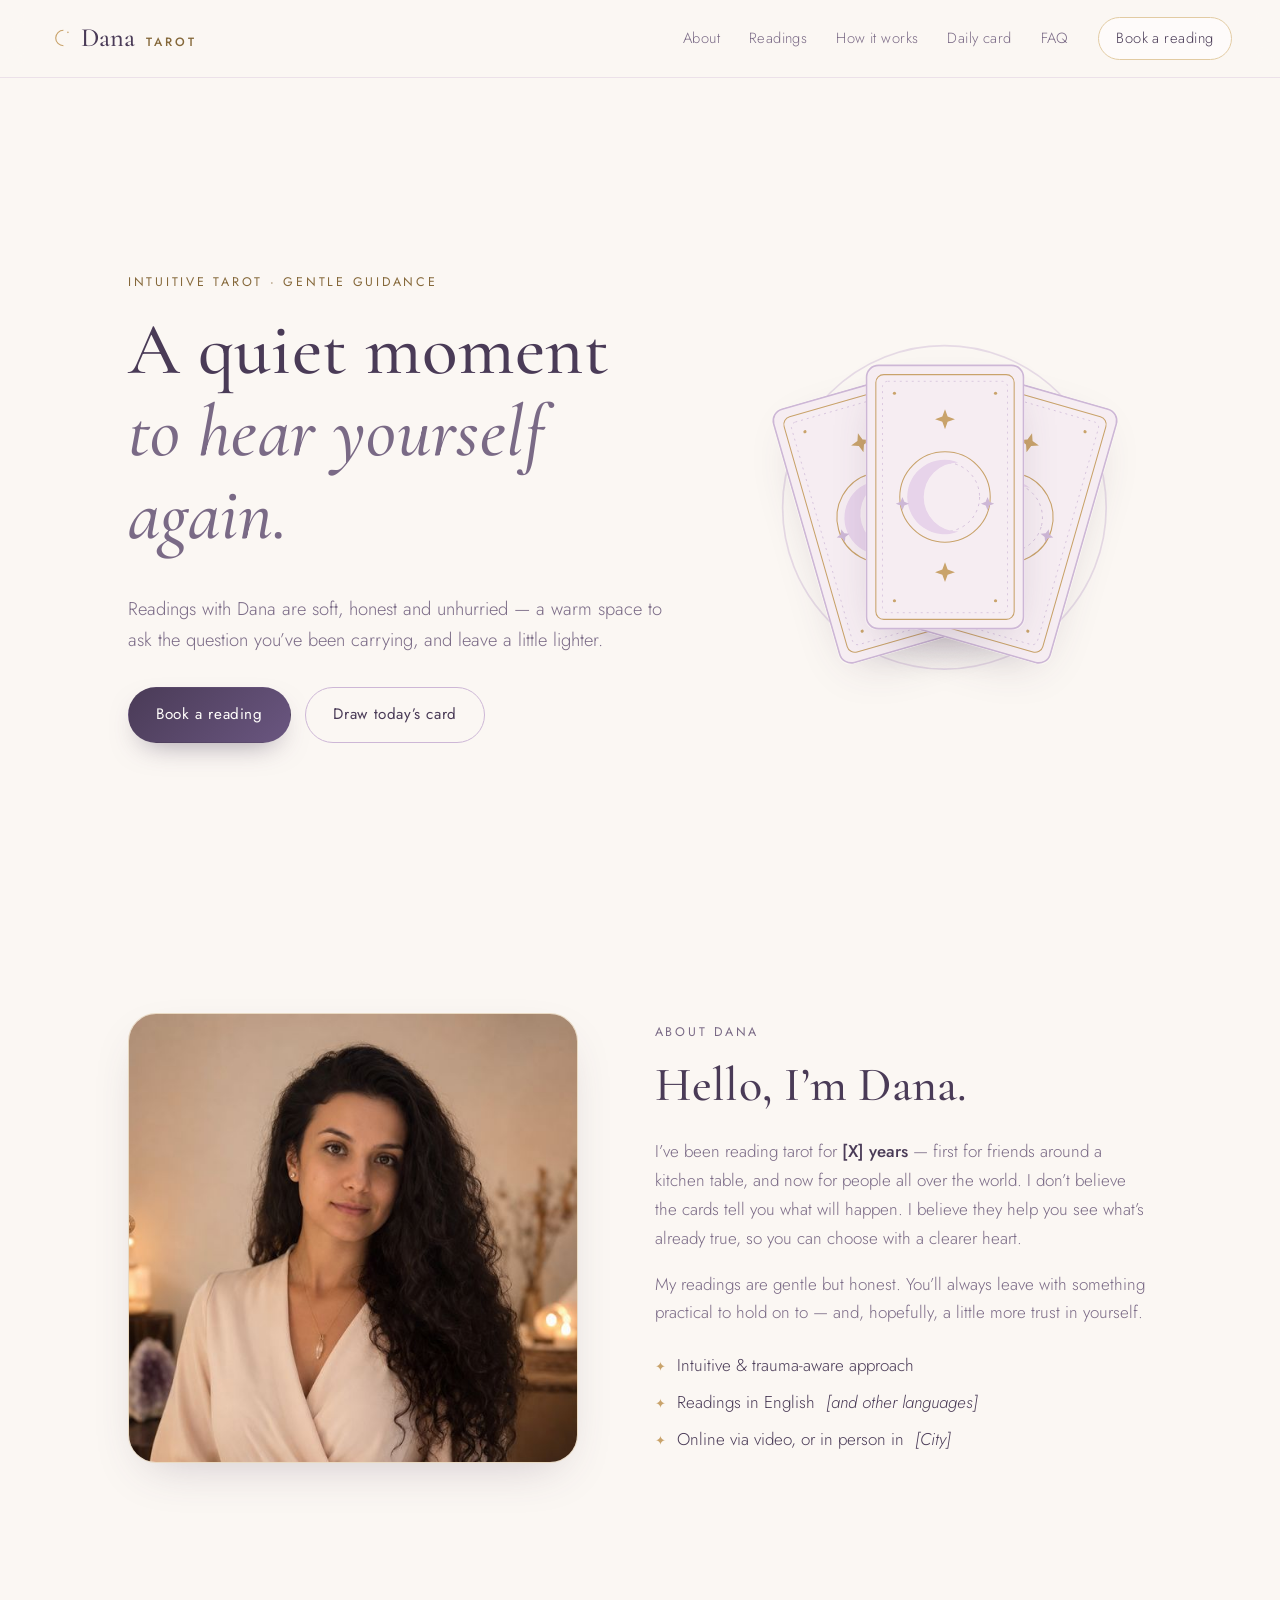
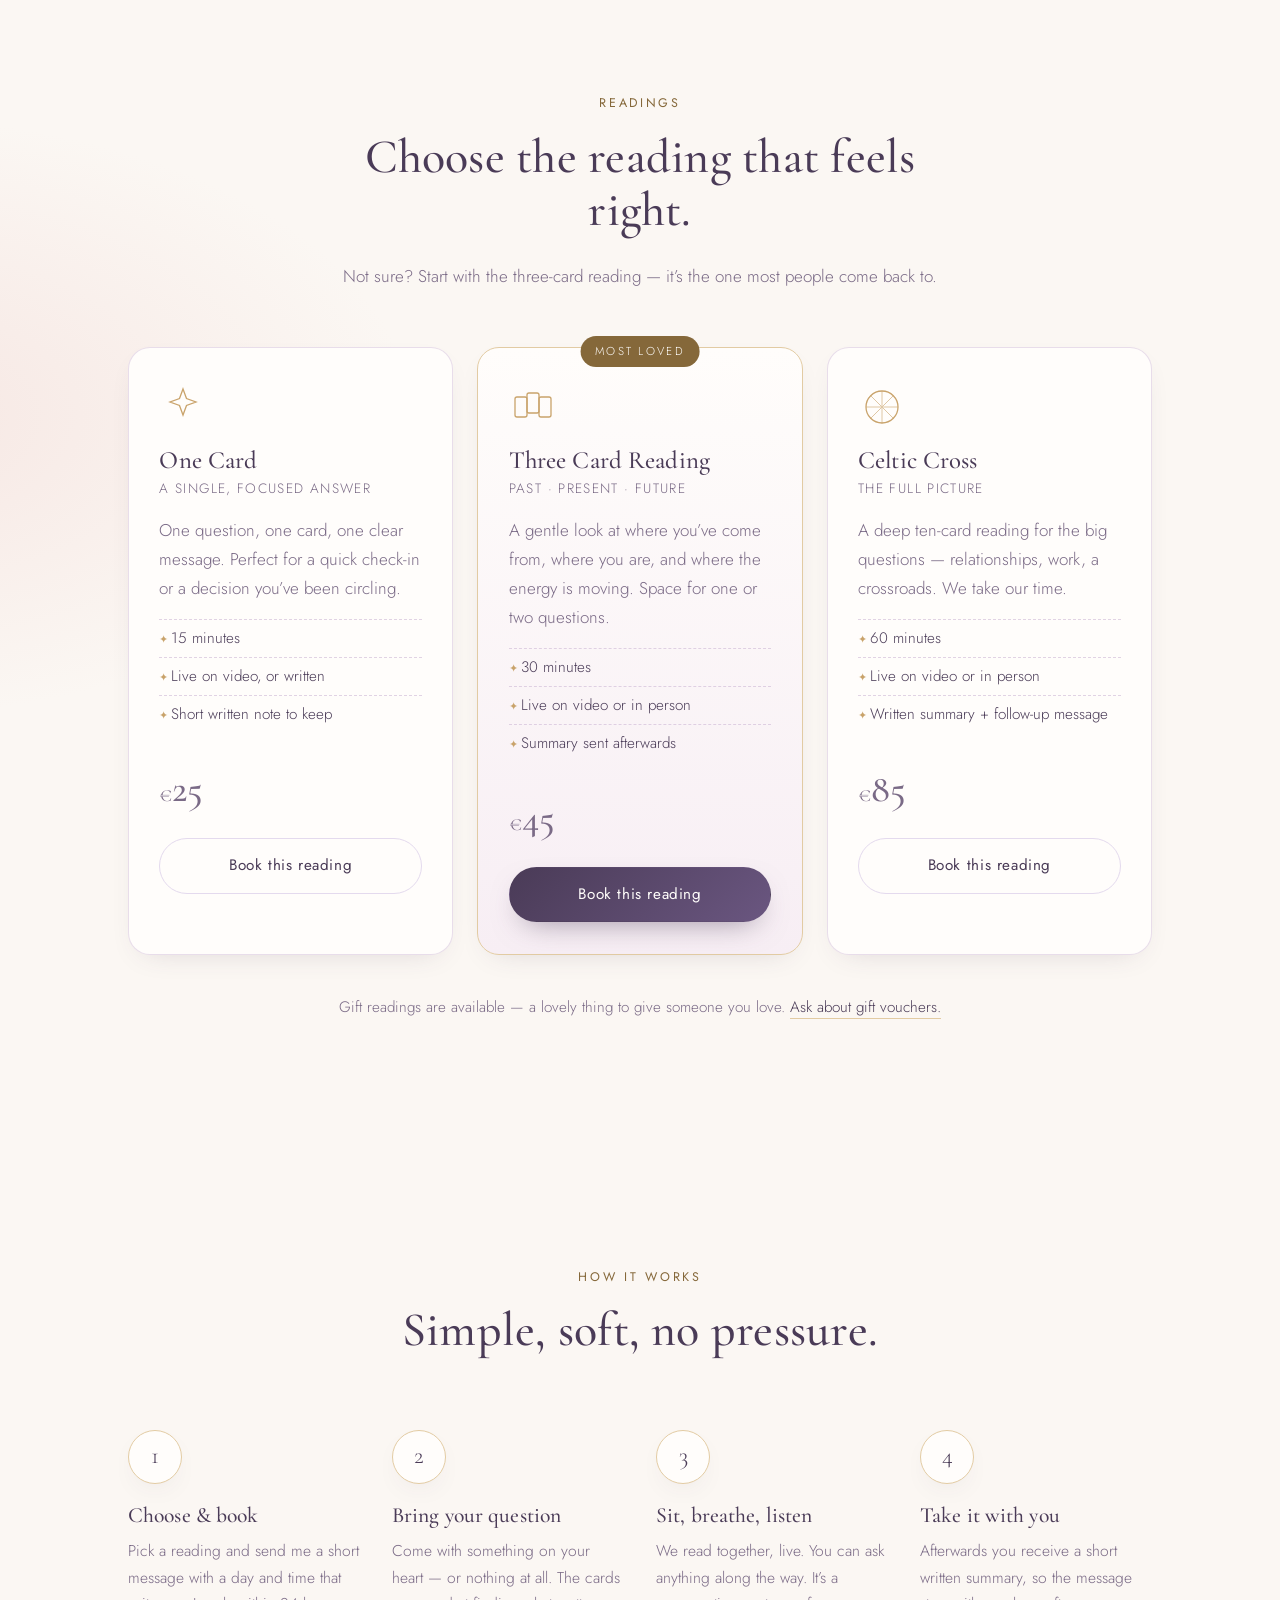
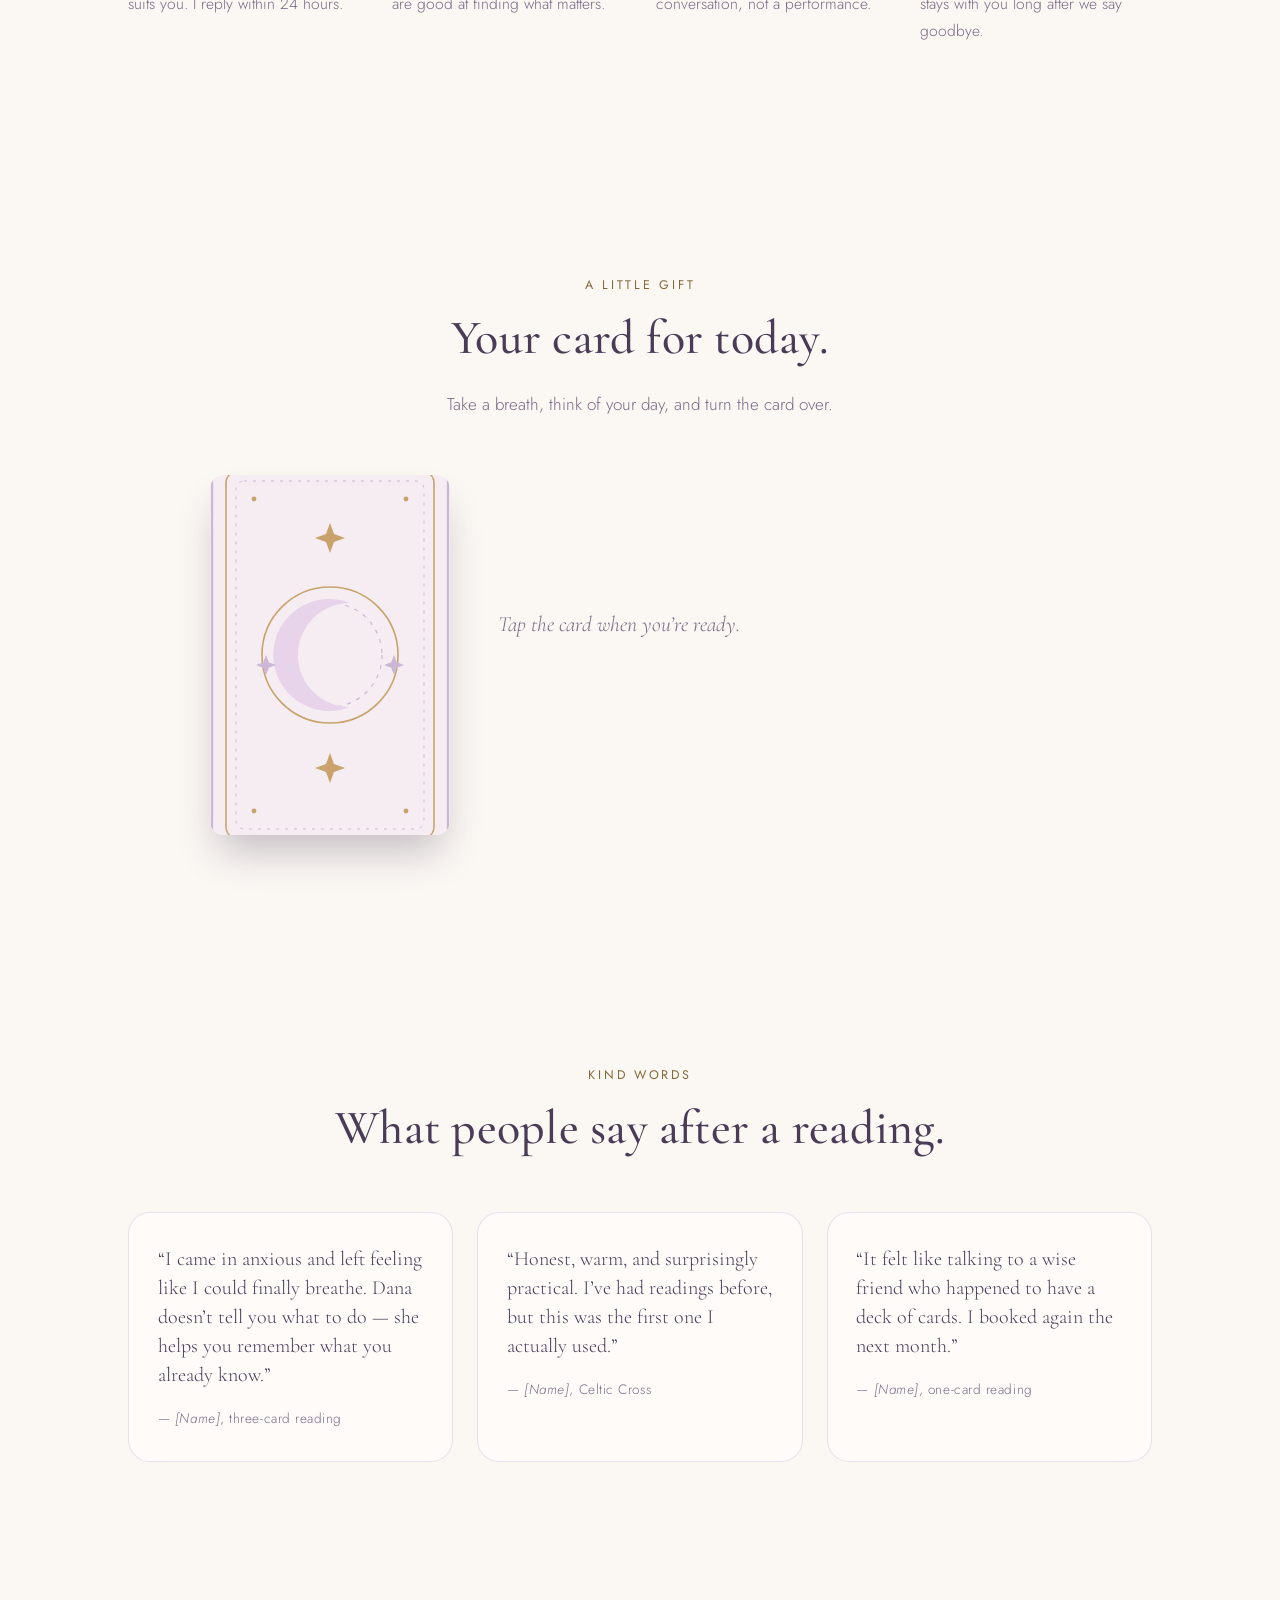
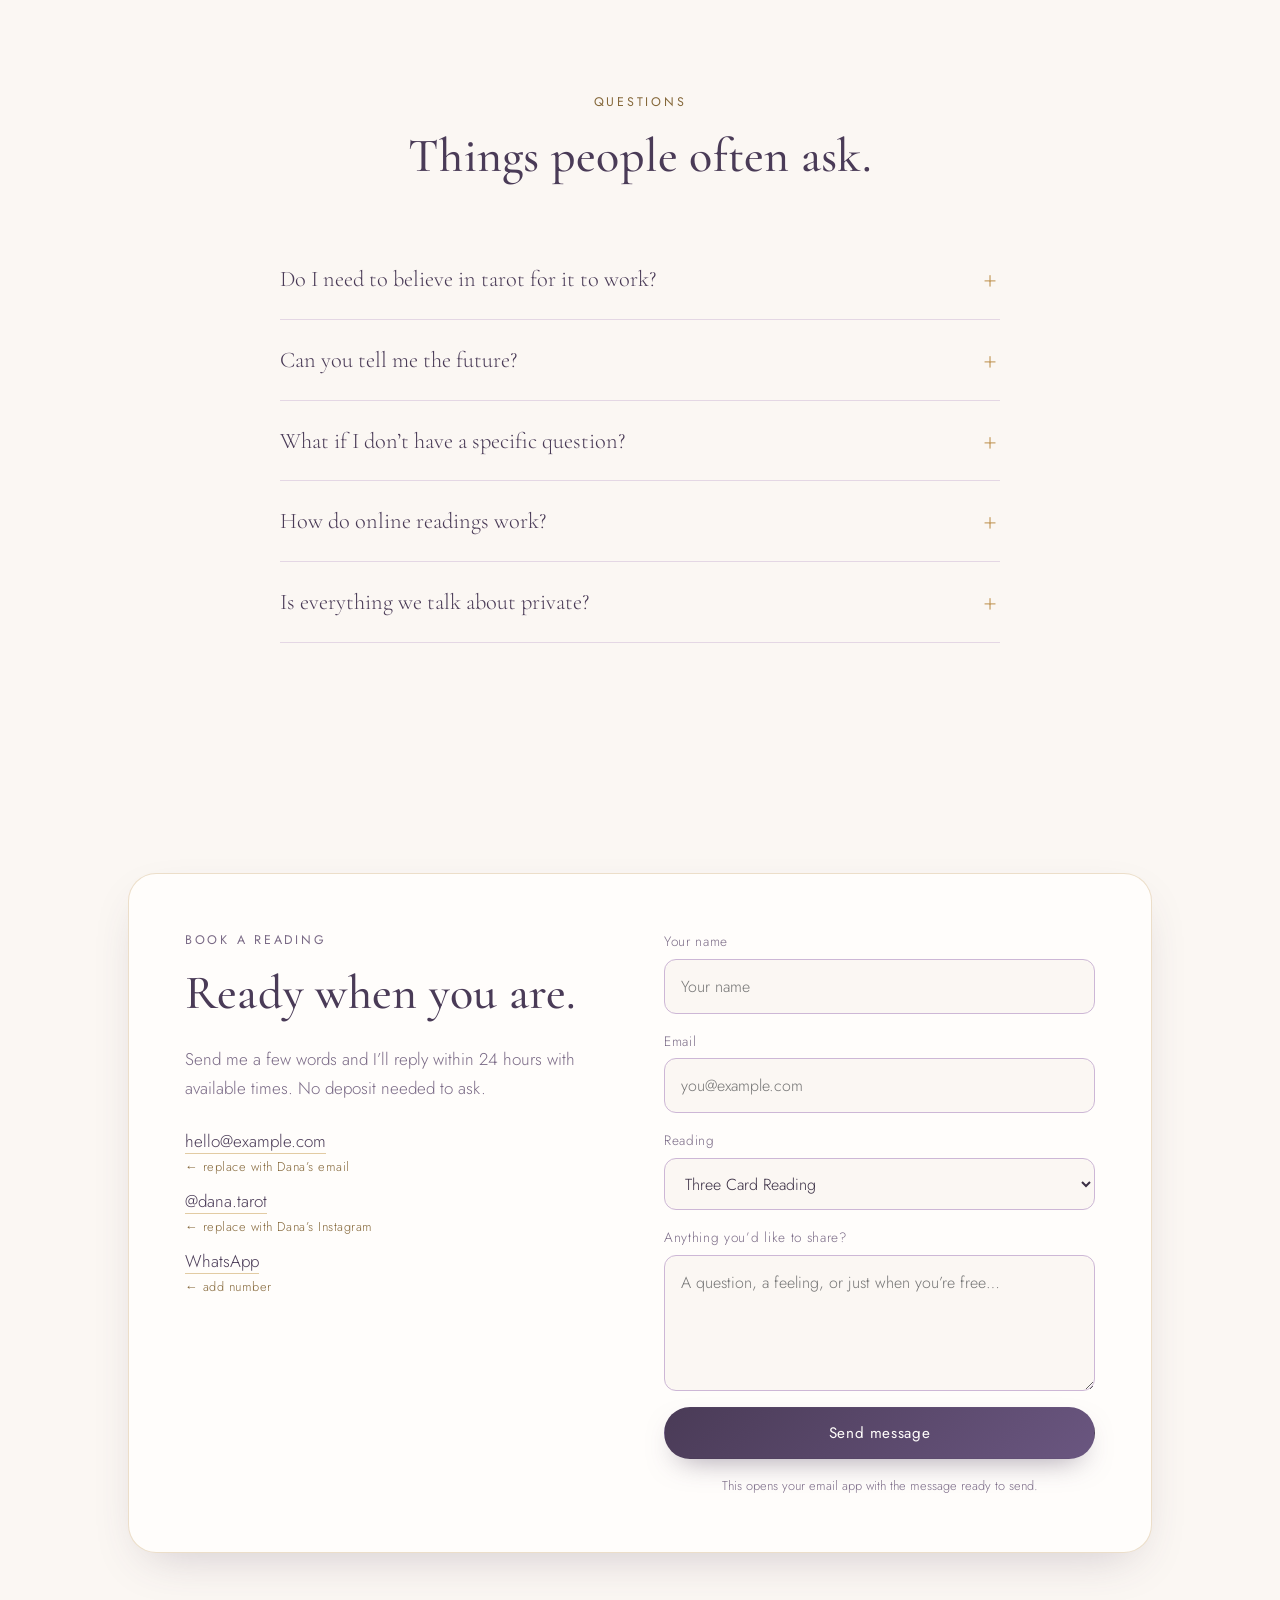
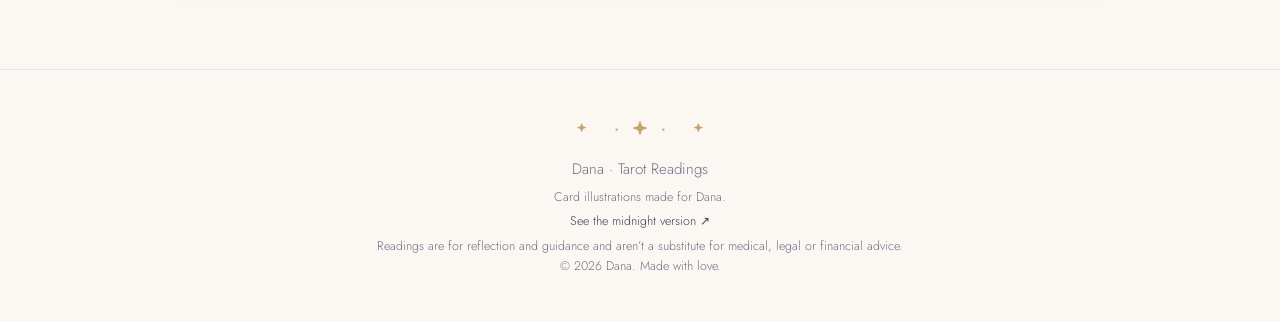
<file: index.html>
<!doctype html>
<html lang="en">
<head>
  <meta charset="UTF-8">
  <meta name="viewport" content="width=device-width, initial-scale=1.0">
  <title>Dana · Tarot Readings</title>
  <meta name="description" content="Gentle, intuitive tarot readings with Dana. Clarity, comfort and a little starlight for wherever you are on your path.">
  <meta name="theme-color" content="#FBF7F3">
  <meta property="og:title" content="Dana · Tarot Readings">
  <meta property="og:description" content="Gentle, intuitive tarot readings with Dana. Draw your card for today, then book a reading.">
  <meta property="og:type" content="website">
  <meta property="og:image" content="https://eliotmurrah.github.io/dana-tarot/assets/dana-warm-square.jpg">
  <meta property="og:image:width" content="1200">
  <meta property="og:image:height" content="1200">
  <meta name="twitter:card" content="summary_large_image">
  <link rel="apple-touch-icon" href="apple-touch-icon.png">
  <link rel="icon" type="image/png" sizes="32x32" href="favicon-32.png">
  <link rel="icon" href="data:image/svg+xml,%3Csvg xmlns='http://www.w3.org/2000/svg' viewBox='0 0 32 32'%3E%3Ccircle cx='16' cy='16' r='11' fill='none' stroke='%23C9A36B' stroke-width='1.5'/%3E%3Cpath d='M19 7.5a9 9 0 1 0 0 17 7.5 7.5 0 0 1 0-17z' fill='%23C9A36B'/%3E%3C/svg%3E">
  <link rel="preconnect" href="https://fonts.googleapis.com">
  <link rel="preconnect" href="https://fonts.gstatic.com" crossorigin>
  <link href="https://fonts.googleapis.com/css2?family=Cormorant+Garamond:ital,wght@0,400;0,500;0,600;1,400;1,500&family=Jost:wght@300;400;500&display=swap" rel="stylesheet">
  <link rel="stylesheet" href="styles.css">
</head>
<body>

  <!-- Soft drifting stars behind everything -->
  <div class="sky" aria-hidden="true"></div>

  <header class="site-header">
    <a class="brand" href="#top" aria-label="Dana Tarot — home">
      <svg class="brand__moon" viewBox="0 0 32 32" aria-hidden="true"><path d="M19 6.5a9.5 9.5 0 1 0 0 19 8 8 0 0 1 0-19z" fill="none" stroke="currentColor" stroke-width="1.4"/><circle cx="24.5" cy="9" r="1" fill="currentColor"/></svg>
      <span>Dana</span>
      <small>tarot</small>
    </a>
    <button class="nav-toggle" aria-expanded="false" aria-controls="site-nav" aria-label="Open menu">
      <span></span><span></span>
    </button>
    <nav class="site-nav" id="site-nav">
      <a href="#about">About</a>
      <a href="#readings">Readings</a>
      <a href="#how">How it works</a>
      <a href="#daily-card">Daily card</a>
      <a href="#faq">FAQ</a>
      <a class="nav-cta" href="#book">Book a reading</a>
    </nav>
  </header>

  <main id="top">

    <!-- ═══════════ HERO ═══════════ -->
    <section class="hero">
      <div class="hero__inner">
        <p class="eyebrow reveal">Intuitive tarot · gentle guidance</p>
        <h1 class="reveal">A quiet moment<br><em>to hear yourself again.</em></h1>
        <p class="lede reveal">Readings with Dana are soft, honest and unhurried — a warm space to ask the question you’ve been carrying, and leave a little lighter.</p>
        <div class="hero__actions reveal">
          <a class="btn btn--primary" href="#book">Book a reading</a>
          <a class="btn btn--ghost" href="#daily-card">Draw today’s card</a>
        </div>
      </div>

      <div class="hero__art reveal" aria-hidden="true">
        <!-- Three fanned line-art cards -->
        <div class="fan">
          <div class="fan__card fan__card--l"><svg viewBox="0 0 120 200"><use href="#card-back"/></svg></div>
          <div class="fan__card fan__card--c"><svg viewBox="0 0 120 200"><use href="#card-back"/></svg></div>
          <div class="fan__card fan__card--r"><svg viewBox="0 0 120 200"><use href="#card-back"/></svg></div>
        </div>
        <svg class="hero__moon" viewBox="0 0 200 200">
          <circle cx="100" cy="100" r="78" fill="none" stroke="currentColor" stroke-width="0.8" opacity=".45"/>
          <circle cx="100" cy="100" r="60" fill="none" stroke="currentColor" stroke-width="0.8" opacity=".3" stroke-dasharray="2 5"/>
          <path d="M118 42a62 62 0 1 0 0 116 50 50 0 0 1 0-116z" fill="currentColor" opacity=".18"/>
        </svg>
      </div>
    </section>

    <!-- ═══════════ ABOUT ═══════════ -->
    <section class="section about" id="about">
      <div class="about__portrait reveal">
        <img src="assets/dana-full.jpg" srcset="assets/dana-full-sm.jpg 550w, assets/dana-full.jpg 1100w" sizes="(max-width: 980px) 88vw, 460px" width="1100" height="1100" alt="Dana, smiling softly, wearing a crystal pendant" loading="lazy">
      </div>
      <div class="about__text">
        <p class="eyebrow reveal">About Dana</p>
        <h2 class="reveal">Hello, I’m Dana.</h2>
        <p class="reveal">I’ve been reading tarot for <strong>[X] years</strong> — first for friends around a kitchen table, and now for people all over the world. I don’t believe the cards tell you what will happen. I believe they help you see what’s already true, so you can choose with a clearer heart.</p>
        <p class="reveal">My readings are gentle but honest. You’ll always leave with something practical to hold on to — and, hopefully, a little more trust in yourself.</p>
        <ul class="about__facts reveal">
          <li><span aria-hidden="true">✦</span> Intuitive &amp; trauma-aware approach</li>
          <li><span aria-hidden="true">✦</span> Readings in English <em>[and other languages]</em></li>
          <li><span aria-hidden="true">✦</span> Online via video, or in person in <em>[City]</em></li>
        </ul>
      </div>
    </section>

    <!-- ═══════════ READINGS ═══════════ -->
    <section class="section readings" id="readings">
      <div class="section__head">
        <p class="eyebrow reveal">Readings</p>
        <h2 class="reveal">Choose the reading that feels right.</h2>
        <p class="reveal">Not sure? Start with the three-card reading — it’s the one most people come back to.</p>
      </div>

      <div class="cards-grid">
        <article class="offer reveal">
          <div class="offer__icon" aria-hidden="true"><svg viewBox="0 0 48 48"><path d="M24 6l3.5 9.5L37 19l-9.5 3.5L24 32l-3.5-9.5L11 19l9.5-3.5z" fill="none" stroke="currentColor" stroke-width="1.3"/></svg></div>
          <h3>One Card</h3>
          <p class="offer__tag">A single, focused answer</p>
          <p>One question, one card, one clear message. Perfect for a quick check-in or a decision you’ve been circling.</p>
          <ul>
            <li>15 minutes</li>
            <li>Live on video, or written</li>
            <li>Short written note to keep</li>
          </ul>
          <p class="offer__price">€<span>25</span></p>
          <a class="btn btn--soft" href="#book" data-reading="One Card">Book this reading</a>
        </article>

        <article class="offer offer--featured reveal">
          <span class="offer__ribbon">Most loved</span>
          <div class="offer__icon" aria-hidden="true"><svg viewBox="0 0 48 48"><rect x="6" y="14" width="12" height="20" rx="2" fill="none" stroke="currentColor" stroke-width="1.3"/><rect x="18" y="10" width="12" height="20" rx="2" fill="none" stroke="currentColor" stroke-width="1.3"/><rect x="30" y="14" width="12" height="20" rx="2" fill="none" stroke="currentColor" stroke-width="1.3"/></svg></div>
          <h3>Three Card Reading</h3>
          <p class="offer__tag">Past · Present · Future</p>
          <p>A gentle look at where you’ve come from, where you are, and where the energy is moving. Space for one or two questions.</p>
          <ul>
            <li>30 minutes</li>
            <li>Live on video or in person</li>
            <li>Summary sent afterwards</li>
          </ul>
          <p class="offer__price">€<span>45</span></p>
          <a class="btn btn--primary" href="#book" data-reading="Three Card Reading">Book this reading</a>
        </article>

        <article class="offer reveal">
          <div class="offer__icon" aria-hidden="true"><svg viewBox="0 0 48 48"><circle cx="24" cy="24" r="16" fill="none" stroke="currentColor" stroke-width="1.3"/><path d="M24 8v32M8 24h32M12.7 12.7l22.6 22.6M35.3 12.7L12.7 35.3" stroke="currentColor" stroke-width="1" opacity=".6"/></svg></div>
          <h3>Celtic Cross</h3>
          <p class="offer__tag">The full picture</p>
          <p>A deep ten-card reading for the big questions — relationships, work, a crossroads. We take our time.</p>
          <ul>
            <li>60 minutes</li>
            <li>Live on video or in person</li>
            <li>Written summary + follow-up message</li>
          </ul>
          <p class="offer__price">€<span>85</span></p>
          <a class="btn btn--soft" href="#book" data-reading="Celtic Cross">Book this reading</a>
        </article>
      </div>
      <p class="fineprint reveal">Gift readings are available — a lovely thing to give someone you love. <a href="#book">Ask about gift vouchers.</a></p>
    </section>

    <!-- ═══════════ HOW IT WORKS ═══════════ -->
    <section class="section how" id="how">
      <div class="section__head">
        <p class="eyebrow reveal">How it works</p>
        <h2 class="reveal">Simple, soft, no pressure.</h2>
      </div>
      <ol class="steps">
        <li class="reveal">
          <span class="steps__num">1</span>
          <h3>Choose &amp; book</h3>
          <p>Pick a reading and send me a short message with a day and time that suits you. I reply within 24 hours.</p>
        </li>
        <li class="reveal">
          <span class="steps__num">2</span>
          <h3>Bring your question</h3>
          <p>Come with something on your heart — or nothing at all. The cards are good at finding what matters.</p>
        </li>
        <li class="reveal">
          <span class="steps__num">3</span>
          <h3>Sit, breathe, listen</h3>
          <p>We read together, live. You can ask anything along the way. It’s a conversation, not a performance.</p>
        </li>
        <li class="reveal">
          <span class="steps__num">4</span>
          <h3>Take it with you</h3>
          <p>Afterwards you receive a short written summary, so the message stays with you long after we say goodbye.</p>
        </li>
      </ol>
    </section>

    <!-- ═══════════ DAILY CARD ═══════════ -->
    <section class="section daily" id="daily-card">
      <div class="section__head">
        <p class="eyebrow reveal">A little gift</p>
        <h2 class="reveal">Your card for today.</h2>
        <p class="reveal">Take a breath, think of your day, and turn the card over.</p>
      </div>

      <div class="daily__stage reveal">
        <button class="tarot-card" id="daily-card-btn" aria-label="Turn over today's card">
          <div class="tarot-card__inner">
            <div class="tarot-card__face tarot-card__back">
              <svg viewBox="0 0 120 200" preserveAspectRatio="xMidYMid slice"><use href="#card-back"/></svg>
            </div>
            <div class="tarot-card__face tarot-card__front">
              <div class="tarot-card__art" id="card-art" hidden></div>
              <div class="tarot-card__frame">
                <span class="tarot-card__num" id="card-num">0</span>
                <div class="tarot-card__symbol" id="card-symbol"></div>
                <span class="tarot-card__name" id="card-name">The Fool</span>
              </div>
            </div>
          </div>
        </button>

        <div class="daily__reading" id="daily-reading" aria-live="polite">
          <p class="daily__hint">Tap the card when you’re ready.</p>
        </div>
      </div>
    </section>

    <!-- ═══════════ KIND WORDS ═══════════ -->
    <section class="section words">
      <div class="section__head">
        <p class="eyebrow reveal">Kind words</p>
        <h2 class="reveal">What people say after a reading.</h2>
      </div>
      <div class="quotes">
        <blockquote class="reveal">
          <p>“I came in anxious and left feeling like I could finally breathe. Dana doesn’t tell you what to do — she helps you remember what you already know.”</p>
          <footer>— <em>[Name]</em>, three-card reading</footer>
        </blockquote>
        <blockquote class="reveal">
          <p>“Honest, warm, and surprisingly practical. I’ve had readings before, but this was the first one I actually used.”</p>
          <footer>— <em>[Name]</em>, Celtic Cross</footer>
        </blockquote>
        <blockquote class="reveal">
          <p>“It felt like talking to a wise friend who happened to have a deck of cards. I booked again the next month.”</p>
          <footer>— <em>[Name]</em>, one-card reading</footer>
        </blockquote>
      </div>
    </section>

    <!-- ═══════════ FAQ ═══════════ -->
    <section class="section faq" id="faq">
      <div class="section__head">
        <p class="eyebrow reveal">Questions</p>
        <h2 class="reveal">Things people often ask.</h2>
      </div>
      <div class="faq__list">
        <details class="reveal">
          <summary>Do I need to believe in tarot for it to work?</summary>
          <p>No. Think of the cards as a beautiful mirror. Whether you see them as spiritual, psychological, or simply a way to slow down and reflect, the conversation we have around them is what matters.</p>
        </details>
        <details class="reveal">
          <summary>Can you tell me the future?</summary>
          <p>I read the energy of where things are heading — not a fixed script. You always have a say in what comes next. That’s the whole point.</p>
        </details>
        <details class="reveal">
          <summary>What if I don’t have a specific question?</summary>
          <p>That’s completely fine. Many of the most meaningful readings start with “I just feel like I need this.” We’ll find the thread together.</p>
        </details>
        <details class="reveal">
          <summary>How do online readings work?</summary>
          <p>We meet on a video call. I shuffle and lay the cards on camera, and we talk through them just as we would in person. You’ll receive a photo of your spread afterwards.</p>
        </details>
        <details class="reveal">
          <summary>Is everything we talk about private?</summary>
          <p>Always. What’s shared in a reading stays in the reading.</p>
        </details>
      </div>
    </section>

    <!-- ═══════════ BOOK ═══════════ -->
    <section class="section book" id="book">
      <div class="book__card reveal">
        <div class="book__text">
          <p class="eyebrow">Book a reading</p>
          <h2>Ready when you are.</h2>
          <p>Send me a few words and I’ll reply within 24 hours with available times. No deposit needed to ask.</p>
          <ul class="book__contact">
            <li><a href="mailto:hello@example.com">hello@example.com</a> <small>← replace with Dana’s email</small></li>
            <li><a href="https://instagram.com/" target="_blank" rel="noopener">@dana.tarot</a> <small>← replace with Dana’s Instagram</small></li>
            <li><a href="https://wa.me/" target="_blank" rel="noopener">WhatsApp</a> <small>← add number</small></li>
          </ul>
        </div>

        <form class="book__form" id="book-form" action="mailto:hello@example.com?subject=Reading%20request%20from%20the%20website" method="post" enctype="text/plain">
          <label>
            <span>Your name</span>
            <input type="text" name="name" required autocomplete="name" placeholder="Your name">
          </label>
          <label>
            <span>Email</span>
            <input type="email" name="email" required autocomplete="email" placeholder="you@example.com">
          </label>
          <label>
            <span>Reading</span>
            <select name="reading" id="reading-select">
              <option>Three Card Reading</option>
              <option>One Card</option>
              <option>Celtic Cross</option>
              <option>Gift voucher</option>
              <option>Not sure yet</option>
            </select>
          </label>
          <label>
            <span>Anything you’d like to share?</span>
            <textarea name="message" rows="4" placeholder="A question, a feeling, or just when you’re free…"></textarea>
          </label>
          <button class="btn btn--primary" type="submit">Send message</button>
          <p class="book__note">This opens your email app with the message ready to send.</p>
        </form>
      </div>
    </section>

  </main>

  <footer class="site-footer">
    <svg class="footer__stars" viewBox="0 0 120 20" aria-hidden="true">
      <path d="M10 4l1.2 3 3 1.2-3 1.2-1.2 3-1.2-3-3-1.2 3-1.2z" fill="currentColor"/>
      <circle cx="40" cy="10" r="1" fill="currentColor"/>
      <path d="M60 2l1.8 4.8 4.8 1.8-4.8 1.8L60 15l-1.8-4.6-4.8-1.8 4.8-1.8z" fill="currentColor"/>
      <circle cx="80" cy="10" r="1" fill="currentColor"/>
      <path d="M110 4l1.2 3 3 1.2-3 1.2-1.2 3-1.2-3-3-1.2 3-1.2z" fill="currentColor"/>
    </svg>
    <p>Dana · Tarot Readings</p>
    <p class="site-footer__small">Card illustrations made for Dana.</p>
    <p class="site-footer__small"><a href="v2/">See the midnight version ↗</a></p>
    <p class="site-footer__small">Readings are for reflection and guidance and aren’t a substitute for medical, legal or financial advice. <br>© <span id="year"></span> Dana. Made with love.</p>
  </footer>

  <!-- ═══════════ SHARED SVG: card back ═══════════ -->
  <svg width="0" height="0" style="position:absolute" aria-hidden="true">
    <defs>
      <symbol id="card-back" viewBox="0 0 120 200">
        <rect x="1" y="1" width="118" height="198" rx="9" fill="#F6EDF2" stroke="#CDB7D6" stroke-width="1.2"/>
        <rect x="8" y="8" width="104" height="184" rx="6" fill="none" stroke="#C9A36B" stroke-width="0.8"/>
        <rect x="13" y="13" width="94" height="174" rx="4" fill="none" stroke="#CDB7D6" stroke-width="0.5" stroke-dasharray="1.5 3"/>
        <circle cx="60" cy="100" r="34" fill="none" stroke="#C9A36B" stroke-width="0.8"/>
        <circle cx="60" cy="100" r="26" fill="none" stroke="#CDB7D6" stroke-width="0.6" stroke-dasharray="2 3"/>
        <path d="M70 74a28 28 0 1 0 0 52 22 22 0 0 1 0-52z" fill="#E7D3EA"/>
        <path d="M60 34l2 5.5 5.5 2-5.5 2-2 5.5-2-5.5-5.5-2 5.5-2z" fill="#C9A36B"/>
        <path d="M60 149l2 5.5 5.5 2-5.5 2-2 5.5-2-5.5-5.5-2 5.5-2z" fill="#C9A36B"/>
        <path d="M28 100l1.4 3.6 3.6 1.4-3.6 1.4-1.4 3.6-1.4-3.6-3.6-1.4 3.6-1.4z" fill="#CDB7D6"/>
        <path d="M92 100l1.4 3.6 3.6 1.4-3.6 1.4-1.4 3.6-1.4-3.6-3.6-1.4 3.6-1.4z" fill="#CDB7D6"/>
        <circle cx="22" cy="22" r="1.2" fill="#C9A36B"/><circle cx="98" cy="22" r="1.2" fill="#C9A36B"/>
        <circle cx="22" cy="178" r="1.2" fill="#C9A36B"/><circle cx="98" cy="178" r="1.2" fill="#C9A36B"/>
      </symbol>
    </defs>
  </svg>

  <script src="assets/cards-daylight/manifest.js"></script>
  <script src="script.js"></script>
</body>
</html>
</file>
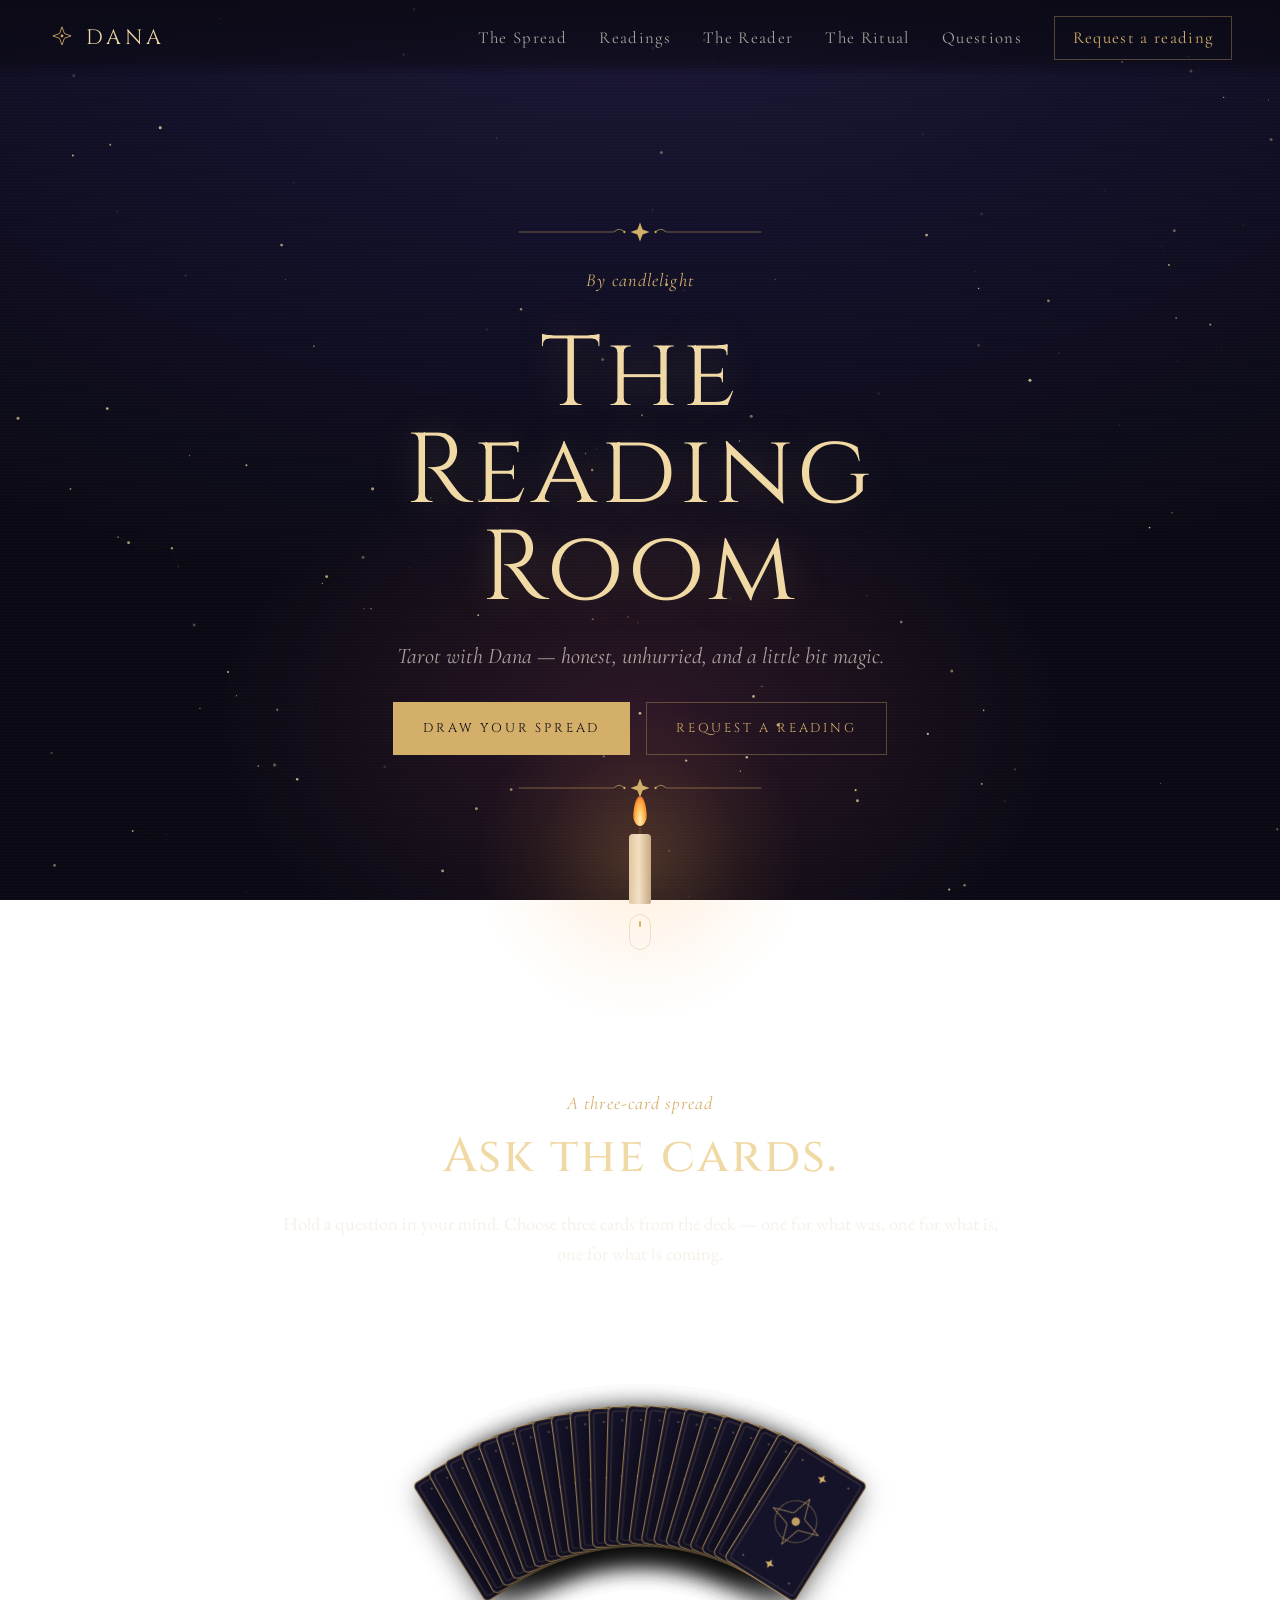
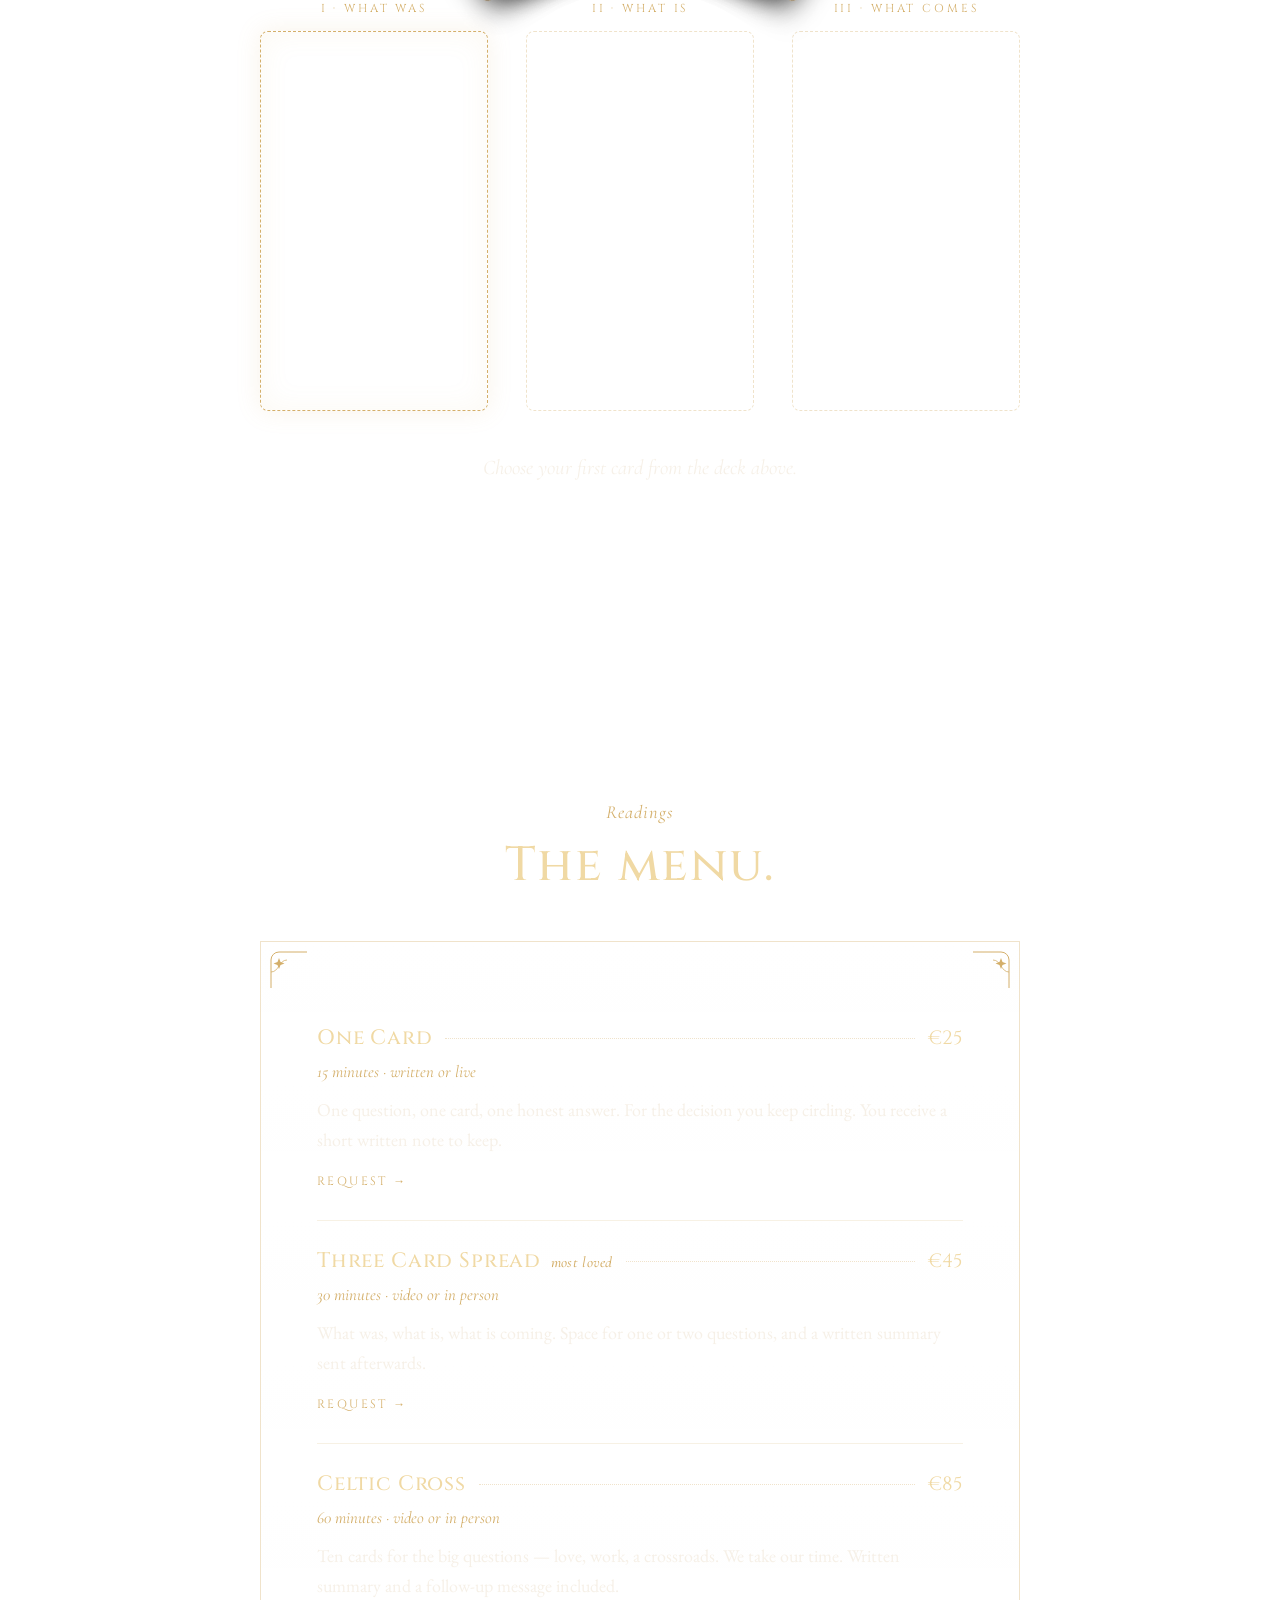
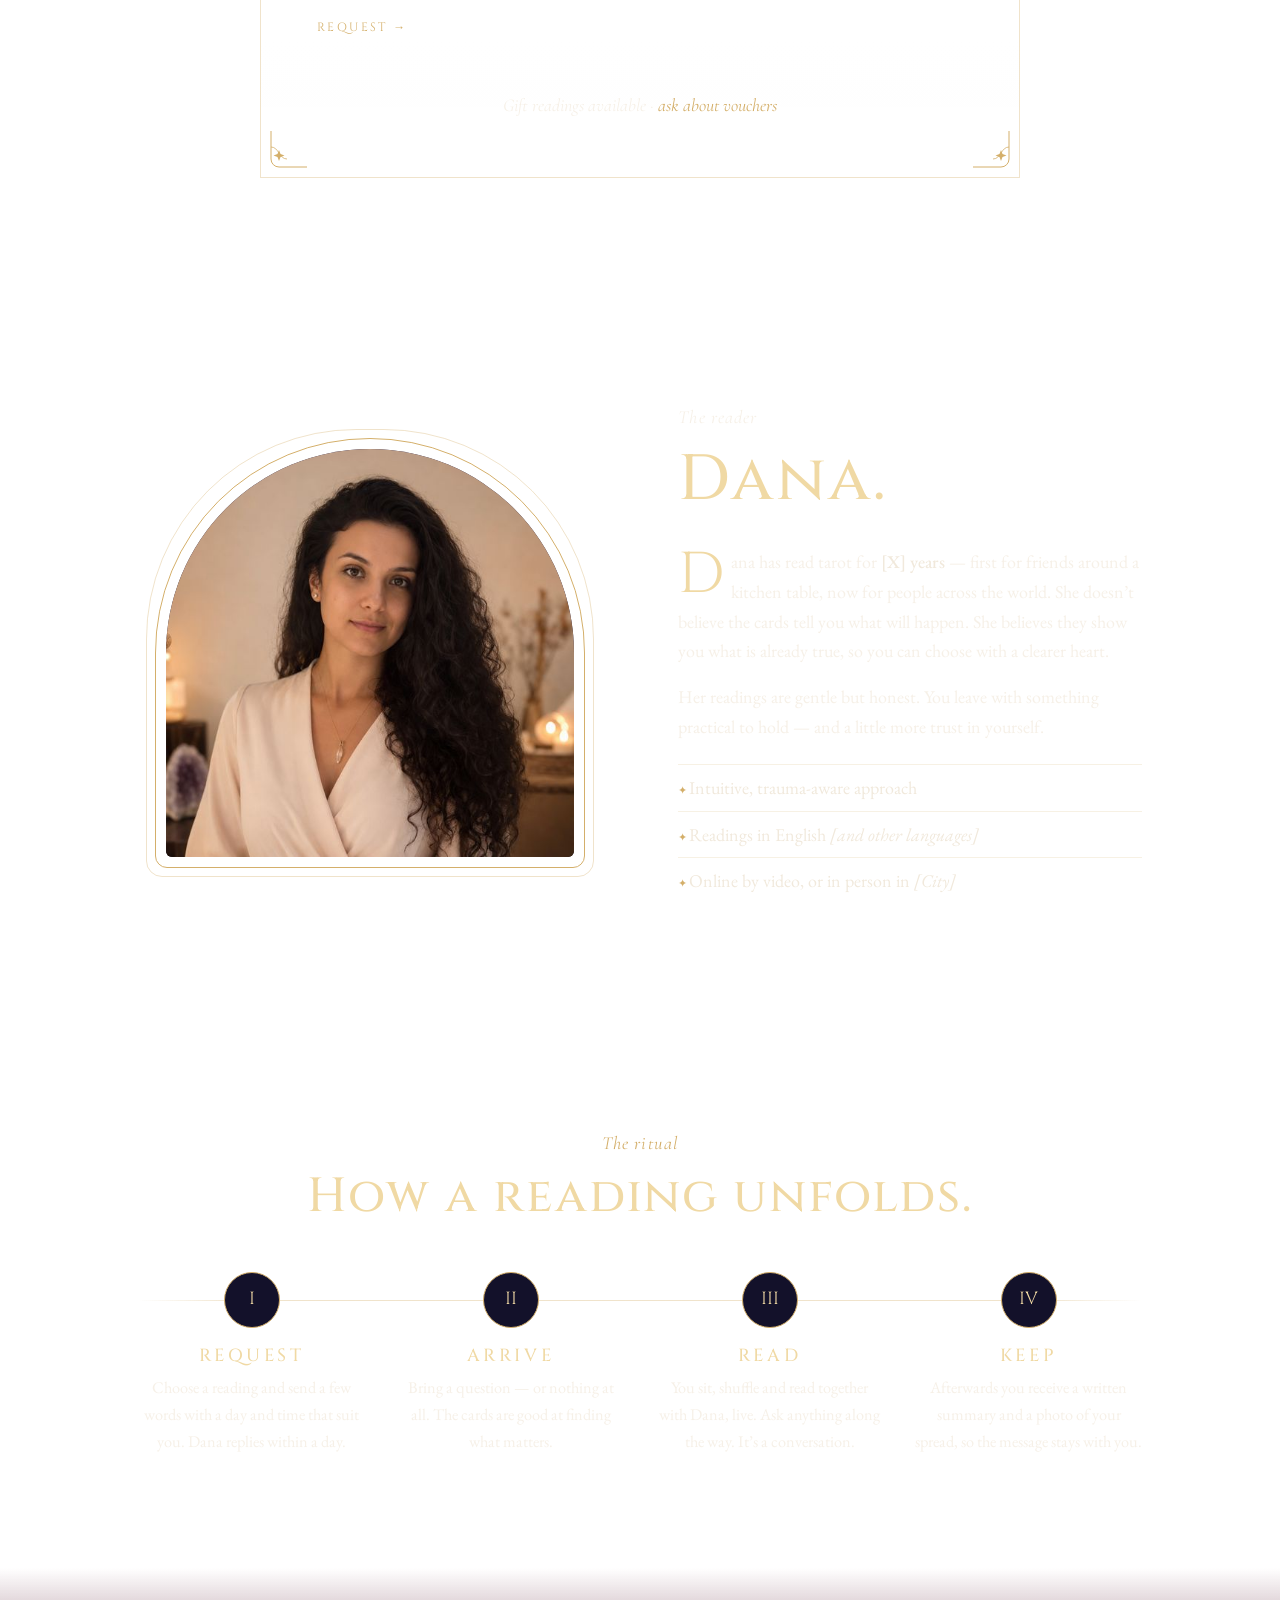
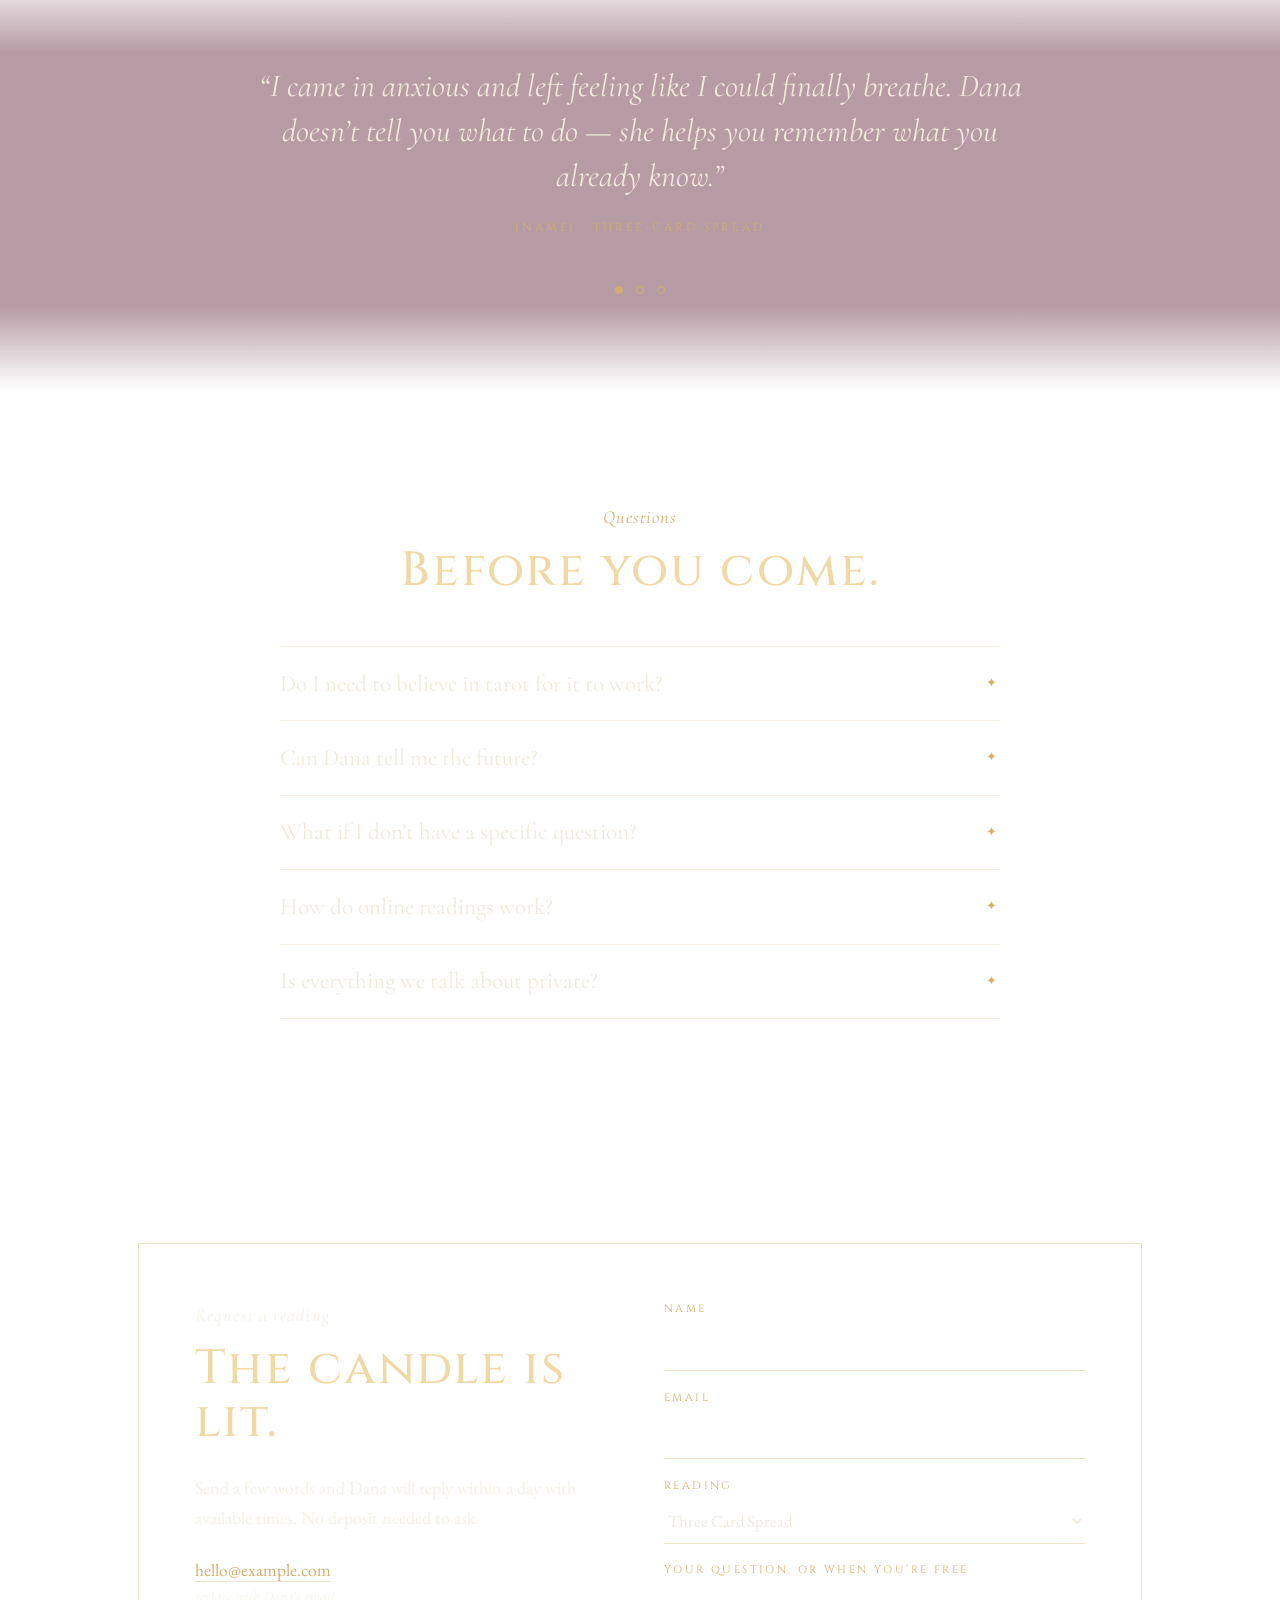
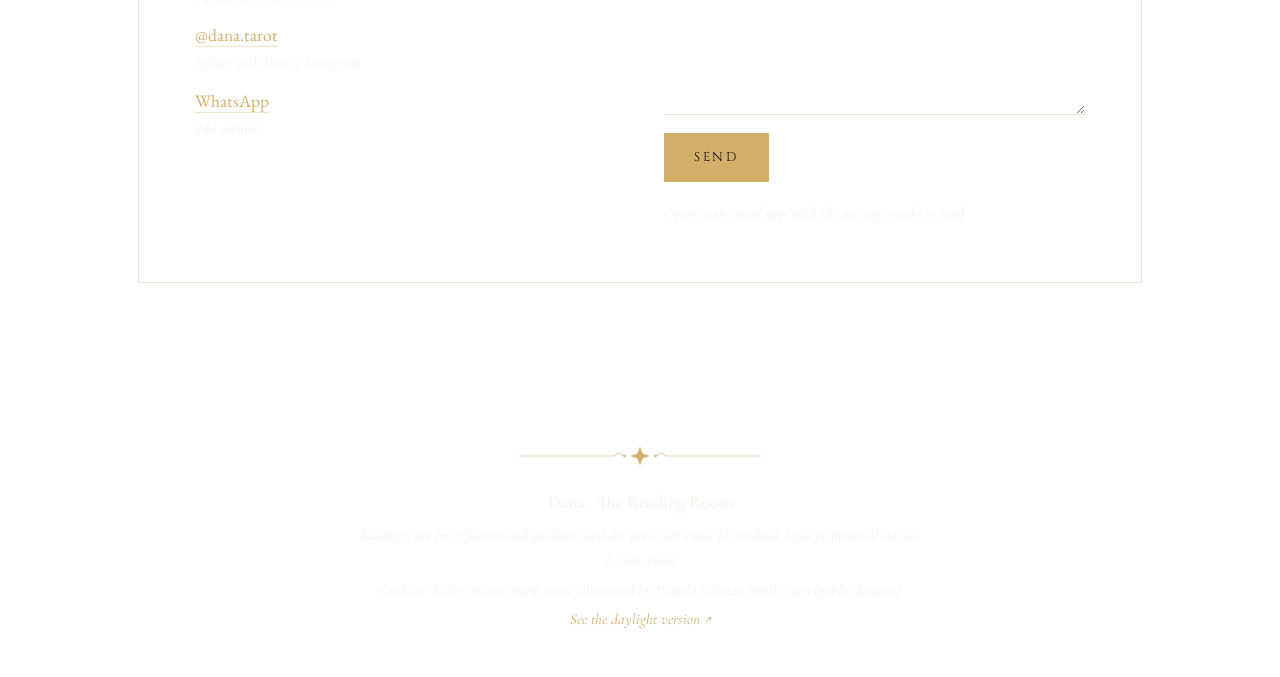
<file: v2/index.html>
<!doctype html>
<html lang="en">
<head>
  <meta charset="UTF-8">
  <meta name="viewport" content="width=device-width, initial-scale=1.0">
  <title>Dana · The Reading Room</title>
  <meta name="description" content="Tarot readings by candlelight with Dana. Draw your own three-card spread, then book a reading.">
  <meta name="theme-color" content="#0B0A14">
  <meta property="og:title" content="Dana · The Reading Room">
  <meta property="og:description" content="Tarot readings by candlelight. Draw your own three-card spread, then book a reading with Dana.">
  <meta property="og:type" content="website">
  <meta property="og:image" content="https://eliotmurrah.github.io/dana-tarot/assets/dana-warm-square.jpg">
  <meta property="og:image:width" content="1200">
  <meta property="og:image:height" content="1200">
  <meta name="twitter:card" content="summary_large_image">
  <link rel="apple-touch-icon" href="apple-touch-icon.png">
  <link rel="icon" type="image/png" sizes="32x32" href="favicon-32.png">
  <link rel="icon" href="data:image/svg+xml,%3Csvg xmlns='http://www.w3.org/2000/svg' viewBox='0 0 32 32'%3E%3Crect width='32' height='32' rx='6' fill='%230B0A14'/%3E%3Cpath d='M16 5l2.6 7.4L26 15l-7.4 2.6L16 25l-2.6-7.4L6 15l7.4-2.6z' fill='%23D4AF6A'/%3E%3C/svg%3E">
  <link rel="preconnect" href="https://fonts.googleapis.com">
  <link rel="preconnect" href="https://fonts.gstatic.com" crossorigin>
  <link href="https://fonts.googleapis.com/css2?family=Cinzel:wght@400;500;600&family=Cormorant+Garamond:ital,wght@0,400;0,500;1,400;1,500&family=EB+Garamond:ital,wght@0,400;0,500;1,400&display=swap" rel="stylesheet">
  <link rel="stylesheet" href="styles.css">
</head>
<body>

  <div class="veil" aria-hidden="true"></div>
  <canvas class="constellations" aria-hidden="true"></canvas>

  <header class="top">
    <a class="sigil" href="#top" aria-label="Dana — home">
      <svg viewBox="0 0 40 40" aria-hidden="true"><path d="M20 4l3.4 9.6L33 17l-9.6 3.4L20 30l-3.4-9.6L7 17l9.6-3.4z" fill="none" stroke="currentColor" stroke-width="1.2"/><circle cx="20" cy="17" r="2" fill="currentColor"/></svg>
      <span>Dana</span>
    </a>
    <nav class="menu" id="menu">
      <a href="#spread">The Spread</a>
      <a href="#readings">Readings</a>
      <a href="#reader">The Reader</a>
      <a href="#ritual">The Ritual</a>
      <a href="#questions">Questions</a>
      <a href="#book" class="menu__cta">Request a reading</a>
    </nav>
    <button class="burger" aria-expanded="false" aria-controls="menu" aria-label="Open menu"><span></span><span></span><span></span></button>
  </header>

  <main id="top">

    <!-- ═════════ ENTRANCE ═════════ -->
    <section class="entrance">
      <div class="entrance__frame">
        <svg class="ornament ornament--top" viewBox="0 0 300 30" aria-hidden="true"><use href="#flourish"/></svg>
        <p class="kicker">By candlelight</p>
        <h1>The<br>Reading<br>Room</h1>
        <p class="entrance__sub">Tarot with Dana — honest, unhurried, and a little bit magic.</p>
        <div class="entrance__actions">
          <a class="btn btn--gold" href="#spread">Draw your spread</a>
          <a class="btn btn--line" href="#book">Request a reading</a>
        </div>
        <svg class="ornament ornament--bottom" viewBox="0 0 300 30" aria-hidden="true"><use href="#flourish"/></svg>
      </div>

      <div class="candle" aria-hidden="true">
        <div class="candle__flame"></div>
        <div class="candle__wick"></div>
        <div class="candle__body"></div>
        <div class="candle__glow"></div>
      </div>

      <a class="scroll-cue" href="#spread" aria-label="Scroll down"><span></span></a>
    </section>

    <!-- ═════════ THE SPREAD ═════════ -->
    <section class="block spread" id="spread">
      <header class="block__head">
        <p class="kicker">A three-card spread</p>
        <h2>Ask the cards.</h2>
        <p class="block__lede">Hold a question in your mind. Choose three cards from the deck — one for what was, one for what is, one for what is coming.</p>
      </header>

      <div class="deck" id="deck" aria-label="Tarot deck — pick three cards">
        <!-- fanned cards injected by script -->
      </div>

      <div class="table" id="table">
        <div class="slot" data-pos="0">
          <p class="slot__label">I · What was</p>
          <div class="slot__card" aria-live="polite"><div class="slot__empty"></div></div>
        </div>
        <div class="slot" data-pos="1">
          <p class="slot__label">II · What is</p>
          <div class="slot__card" aria-live="polite"><div class="slot__empty"></div></div>
        </div>
        <div class="slot" data-pos="2">
          <p class="slot__label">III · What comes</p>
          <div class="slot__card" aria-live="polite"><div class="slot__empty"></div></div>
        </div>
      </div>

      <div class="interpretation" id="interpretation" aria-live="polite">
        <p class="interpretation__hint">Choose your first card from the deck above.</p>
      </div>

      <p class="spread__after">
        <button class="btn btn--line" id="reset-spread" type="button" hidden>Shuffle &amp; begin again</button>
        <a class="btn btn--gold" href="#book" id="spread-book" hidden>Go deeper with Dana</a>
      </p>
    </section>

    <!-- ═════════ READINGS (menu card) ═════════ -->
    <section class="block readings" id="readings">
      <header class="block__head">
        <p class="kicker">Readings</p>
        <h2>The menu.</h2>
      </header>

      <div class="menu-card">
        <svg class="menu-card__corner menu-card__corner--tl" viewBox="0 0 40 40" aria-hidden="true"><use href="#corner"/></svg>
        <svg class="menu-card__corner menu-card__corner--tr" viewBox="0 0 40 40" aria-hidden="true"><use href="#corner"/></svg>
        <svg class="menu-card__corner menu-card__corner--bl" viewBox="0 0 40 40" aria-hidden="true"><use href="#corner"/></svg>
        <svg class="menu-card__corner menu-card__corner--br" viewBox="0 0 40 40" aria-hidden="true"><use href="#corner"/></svg>

        <article class="dish">
          <div class="dish__row">
            <h3>One Card</h3>
            <span class="dish__dots" aria-hidden="true"></span>
            <span class="dish__price">€25</span>
          </div>
          <p class="dish__meta">15 minutes · written or live</p>
          <p>One question, one card, one honest answer. For the decision you keep circling. You receive a short written note to keep.</p>
          <a href="#book" data-reading="One Card">Request →</a>
        </article>

        <article class="dish dish--star">
          <div class="dish__row">
            <h3>Three Card Spread <span class="dish__badge">most loved</span></h3>
            <span class="dish__dots" aria-hidden="true"></span>
            <span class="dish__price">€45</span>
          </div>
          <p class="dish__meta">30 minutes · video or in person</p>
          <p>What was, what is, what is coming. Space for one or two questions, and a written summary sent afterwards.</p>
          <a href="#book" data-reading="Three Card Spread">Request →</a>
        </article>

        <article class="dish">
          <div class="dish__row">
            <h3>Celtic Cross</h3>
            <span class="dish__dots" aria-hidden="true"></span>
            <span class="dish__price">€85</span>
          </div>
          <p class="dish__meta">60 minutes · video or in person</p>
          <p>Ten cards for the big questions — love, work, a crossroads. We take our time. Written summary and a follow-up message included.</p>
          <a href="#book" data-reading="Celtic Cross">Request →</a>
        </article>

        <p class="menu-card__foot">Gift readings available · <a href="#book" data-reading="Gift voucher">ask about vouchers</a></p>
      </div>
    </section>

    <!-- ═════════ THE READER ═════════ -->
    <section class="block reader" id="reader">
      <div class="reader__portrait">
        <div class="arch">
          <img src="../assets/dana-full.jpg" srcset="../assets/dana-full-sm.jpg 550w, ../assets/dana-full.jpg 1100w" sizes="(max-width: 900px) 88vw, 430px" width="1100" height="1100" alt="Dana, smiling softly, wearing a crystal pendant" loading="lazy">
        </div>
      </div>
      <div class="reader__text">
        <p class="kicker">The reader</p>
        <h2>Dana.</h2>
        <p class="drop">Dana has read tarot for <strong>[X] years</strong> — first for friends around a kitchen table, now for people across the world. She doesn’t believe the cards tell you what will happen. She believes they show you what is already true, so you can choose with a clearer heart.</p>
        <p>Her readings are gentle but honest. You leave with something practical to hold — and a little more trust in yourself.</p>
        <ul class="reader__facts">
          <li>Intuitive, trauma-aware approach</li>
          <li>Readings in English <em>[and other languages]</em></li>
          <li>Online by video, or in person in <em>[City]</em></li>
        </ul>
      </div>
    </section>

    <!-- ═════════ THE RITUAL ═════════ -->
    <section class="block ritual" id="ritual">
      <header class="block__head">
        <p class="kicker">The ritual</p>
        <h2>How a reading unfolds.</h2>
      </header>
      <ol class="rite">
        <li><span class="rite__num">I</span><h3>Request</h3><p>Choose a reading and send a few words with a day and time that suit you. Dana replies within a day.</p></li>
        <li><span class="rite__num">II</span><h3>Arrive</h3><p>Bring a question — or nothing at all. The cards are good at finding what matters.</p></li>
        <li><span class="rite__num">III</span><h3>Read</h3><p>You sit, shuffle and read together with Dana, live. Ask anything along the way. It’s a conversation.</p></li>
        <li><span class="rite__num">IV</span><h3>Keep</h3><p>Afterwards you receive a written summary and a photo of your spread, so the message stays with you.</p></li>
      </ol>
    </section>

    <!-- ═════════ WHISPERS ═════════ -->
    <section class="whispers">
      <div class="whispers__track" id="whispers">
        <figure class="whisper is-active">
          <blockquote>“I came in anxious and left feeling like I could finally breathe. Dana doesn’t tell you what to do — she helps you remember what you already know.”</blockquote>
          <figcaption>[Name] · three-card spread</figcaption>
        </figure>
        <figure class="whisper">
          <blockquote>“Honest, warm, and surprisingly practical. I’ve had readings before, but this was the first one I actually used.”</blockquote>
          <figcaption>[Name] · Celtic Cross</figcaption>
        </figure>
        <figure class="whisper">
          <blockquote>“Like talking to a wise friend who happened to have a deck of cards. I booked again the next month.”</blockquote>
          <figcaption>[Name] · one card</figcaption>
        </figure>
      </div>
      <div class="whispers__dots" role="tablist" aria-label="Testimonials">
        <button role="tab" aria-selected="true" aria-label="Testimonial 1"></button>
        <button role="tab" aria-selected="false" aria-label="Testimonial 2"></button>
        <button role="tab" aria-selected="false" aria-label="Testimonial 3"></button>
      </div>
    </section>

    <!-- ═════════ QUESTIONS ═════════ -->
    <section class="block questions" id="questions">
      <header class="block__head">
        <p class="kicker">Questions</p>
        <h2>Before you come.</h2>
      </header>
      <div class="q">
        <details><summary>Do I need to believe in tarot for it to work?</summary><p>No. Think of the cards as a beautiful mirror. Whether you see them as spiritual, psychological, or simply a way to slow down and reflect, the conversation around them is what matters.</p></details>
        <details><summary>Can Dana tell me the future?</summary><p>She reads the energy of where things are heading — not a fixed script. You always have a say in what comes next. That is the whole point.</p></details>
        <details><summary>What if I don’t have a specific question?</summary><p>Completely fine. Many of the most meaningful readings start with “I just feel like I need this.” You’ll find the thread together.</p></details>
        <details><summary>How do online readings work?</summary><p>You meet on a video call. Dana shuffles and lays the cards on camera, and you talk through them just as you would in person. You receive a photo of your spread afterwards.</p></details>
        <details><summary>Is everything we talk about private?</summary><p>Always. What is shared in a reading stays in the reading.</p></details>
      </div>
    </section>

    <!-- ═════════ BOOK ═════════ -->
    <section class="block book" id="book">
      <div class="book__inner">
        <div class="book__text">
          <p class="kicker">Request a reading</p>
          <h2>The candle is lit.</h2>
          <p>Send a few words and Dana will reply within a day with available times. No deposit needed to ask.</p>
          <ul class="book__ways">
            <li><a href="mailto:hello@example.com">hello@example.com</a><small>replace with Dana’s email</small></li>
            <li><a href="https://instagram.com/" target="_blank" rel="noopener">@dana.tarot</a><small>replace with Dana’s Instagram</small></li>
            <li><a href="https://wa.me/" target="_blank" rel="noopener">WhatsApp</a><small>add number</small></li>
          </ul>
        </div>
        <form class="form" id="book-form" action="mailto:hello@example.com?subject=Reading%20request" method="post" enctype="text/plain">
          <label><span>Name</span><input type="text" name="name" required autocomplete="name"></label>
          <label><span>Email</span><input type="email" name="email" required autocomplete="email"></label>
          <label><span>Reading</span>
            <select name="reading" id="reading-select">
              <option>Three Card Spread</option>
              <option>One Card</option>
              <option>Celtic Cross</option>
              <option>Gift voucher</option>
              <option>Not sure yet</option>
            </select>
          </label>
          <label><span>Your question, or when you’re free</span><textarea name="message" rows="4"></textarea></label>
          <button class="btn btn--gold" type="submit">Send</button>
          <p class="form__note">Opens your email app with the message ready to send.</p>
        </form>
      </div>
    </section>

  </main>

  <footer class="foot">
    <svg class="ornament" viewBox="0 0 300 30" aria-hidden="true"><use href="#flourish"/></svg>
    <p>Dana · The Reading Room</p>
    <p class="foot__small">Readings are for reflection and guidance and are not a substitute for medical, legal or financial advice.<br>© <span id="year"></span> Dana</p>
    <p class="foot__small">Card art: Rider–Waite–Smith tarot, illustrated by Pamela Colman Smith, 1909 (public domain).</p>
    <p class="foot__small"><a href="../">See the daylight version ↗</a></p>
  </footer>

  <svg width="0" height="0" style="position:absolute" aria-hidden="true">
    <defs>
      <symbol id="flourish" viewBox="0 0 300 30">
        <path d="M10 15h110M180 15h110" stroke="currentColor" stroke-width=".8" opacity=".7"/>
        <path d="M150 4l3 8 8 3-8 3-3 8-3-8-8-3 8-3z" fill="currentColor"/>
        <circle cx="132" cy="15" r="1.3" fill="currentColor"/><circle cx="168" cy="15" r="1.3" fill="currentColor"/>
        <path d="M120 15c4-4 8-4 12 0M168 15c4-4 8-4 12 0" fill="none" stroke="currentColor" stroke-width=".8"/>
      </symbol>
      <symbol id="corner" viewBox="0 0 40 40">
        <path d="M2 38V10a8 8 0 0 1 8-8h28" fill="none" stroke="currentColor" stroke-width="1"/>
        <path d="M2 22c8 0 8-12 16-12" fill="none" stroke="currentColor" stroke-width=".8"/>
        <path d="M10 8l1.5 4 4 1.5-4 1.5-1.5 4-1.5-4-4-1.5 4-1.5z" fill="currentColor"/>
      </symbol>
      <symbol id="back" viewBox="0 0 120 200">
        <rect x="1" y="1" width="118" height="198" rx="7" fill="#15132A" stroke="#D4AF6A" stroke-width="1.2"/>
        <rect x="7" y="7" width="106" height="186" rx="4" fill="none" stroke="#D4AF6A" stroke-width=".6" opacity=".6"/>
        <path d="M60 100m-30 0a30 30 0 1 0 60 0a30 30 0 1 0-60 0" fill="none" stroke="#D4AF6A" stroke-width=".8" opacity=".8"/>
        <path d="M60 62l9 29 29 9-29 9-9 29-9-29-29-9 29-9z" fill="none" stroke="#D4AF6A" stroke-width=".9"/>
        <circle cx="60" cy="100" r="6" fill="#D4AF6A" opacity=".9"/>
        <path d="M60 22l2 5 5 2-5 2-2 5-2-5-5-2 5-2zM60 164l2 5 5 2-5 2-2 5-2-5-5-2 5-2z" fill="#D4AF6A"/>
        <path d="M20 20l3 0M97 20l3 0M20 180l3 0M97 180l3 0" stroke="#D4AF6A" stroke-width="1"/>
      </symbol>
    </defs>
  </svg>

  <script src="script.js"></script>
</body>
</html>
</file>
<file: styles.css>
/* ───────────────────────────────────────────────
   Dana · Tarot — soft & celestial
   ─────────────────────────────────────────────── */
:root {
  --cream: #FBF7F3;
  --cream-2: #F6EEE9;
  --blush: #F3DCD8;
  --blush-2: #EBC9C4;
  --lavender: #E4DAEE;
  --lavender-2: #CDB7D6;
  --plum: #4A3B57;
  --plum-soft: #7A6A86;
  --gold: #C9A36B;
  --gold-ink: #85683A;   /* gold for text — passes WCAG AA on cream/white */
  --gold-soft: #E2CBA3;
  --ink: #3A2F44;
  --white: #FFFDFB;

  --display: 'Cormorant Garamond', 'Times New Roman', Georgia, serif;
  --body: 'Jost', 'Helvetica Neue', Arial, sans-serif;

  --radius: 22px;
  --shadow: 0 18px 50px -20px rgba(74, 59, 87, .28);
  --shadow-soft: 0 10px 30px -16px rgba(74, 59, 87, .22);
  --max: 1120px;
  --ease: cubic-bezier(.22, .8, .32, 1);
}

*, *::before, *::after { box-sizing: border-box; }
html { scroll-behavior: smooth; scroll-padding-top: 96px; }
body {
  margin: 0;
  font-family: var(--body);
  font-weight: 300;
  font-size: 17px;
  line-height: 1.7;
  color: var(--ink);
  background:
    radial-gradient(1200px 600px at 85% -10%, rgba(228, 218, 238, .7), transparent 60%),
    radial-gradient(900px 500px at -10% 30%, rgba(243, 220, 216, .6), transparent 60%),
    var(--cream);
  overflow-x: hidden;
}
img, svg { max-width: 100%; display: block; }
a { color: var(--plum); text-decoration: none; }
strong { font-weight: 500; }
em { font-style: italic; }
::selection { background: var(--lavender); color: var(--ink); }

h1, h2, h3 {
  font-family: var(--display);
  font-weight: 500;
  color: var(--plum);
  line-height: 1.12;
  margin: 0 0 .5em;
  letter-spacing: .005em;
}
h1 { font-size: clamp(2.6rem, 6vw, 4.6rem); }
h2 { font-size: clamp(2rem, 4vw, 3rem); }
h3 { font-size: 1.55rem; }
h1 em, h2 em { font-style: italic; color: var(--plum-soft); }

.eyebrow {
  font-family: var(--body);
  font-size: .78rem;
  letter-spacing: .22em;
  text-transform: uppercase;
  color: var(--gold-ink);
  margin: 0 0 1rem;
  font-weight: 400;
}
.lede { font-size: 1.15rem; color: var(--plum-soft); max-width: 36rem; margin: 0 0 2rem; }
.fineprint { text-align: center; color: var(--plum-soft); font-size: .95rem; margin-top: 2.5rem; }
.fineprint a { border-bottom: 1px solid var(--gold-soft); }

/* ── Sky / stars ── */
.sky {
  position: fixed; inset: 0; z-index: 0; pointer-events: none;
}
.sky .star {
  position: absolute;
  width: 4px; height: 4px;
  background: var(--gold);
  border-radius: 50%;
  opacity: 0;
  animation: twinkle var(--dur, 6s) ease-in-out infinite;
  animation-delay: var(--delay, 0s);
  transform: scale(var(--size, 1));
}
.sky .star--plus {
  background: none; width: 10px; height: 10px;
}
.sky .star--plus::before, .sky .star--plus::after {
  content: ''; position: absolute; left: 50%; top: 50%;
  background: var(--lavender-2);
  transform: translate(-50%, -50%);
}
.sky .star--plus::before { width: 10px; height: 1px; }
.sky .star--plus::after { width: 1px; height: 10px; }
@keyframes twinkle {
  0%, 100% { opacity: 0; }
  50% { opacity: .75; }
}

/* ── Header ── */
.site-header {
  position: sticky; top: 0; z-index: 20;
  display: flex; align-items: center; justify-content: space-between;
  padding: 1rem clamp(1.25rem, 4vw, 3rem);
  backdrop-filter: blur(14px);
  -webkit-backdrop-filter: blur(14px);
  background: rgba(251, 247, 243, .72);
  border-bottom: 1px solid rgba(205, 183, 214, .35);
}
.brand {
  display: flex; align-items: baseline; gap: .45rem;
  font-family: var(--display); font-size: 1.65rem; font-weight: 500; color: var(--plum);
}
.brand__moon { width: 26px; height: 26px; align-self: center; color: var(--gold); }
.brand small { font-family: var(--body); font-size: .75rem; letter-spacing: .25em; text-transform: uppercase; color: var(--gold-ink); margin-left: .2rem; }

.site-nav { display: flex; gap: 1.8rem; align-items: center; }
.site-nav a {
  font-size: .92rem; letter-spacing: .03em; color: var(--plum-soft);
  position: relative; padding: .25rem 0; transition: color .25s;
}
.site-nav a::after {
  content: ''; position: absolute; left: 0; right: 0; bottom: -2px; height: 1px;
  background: var(--gold); transform: scaleX(0); transform-origin: left;
  transition: transform .35s var(--ease);
}
.site-nav a:hover { color: var(--plum); }
.site-nav a:hover::after { transform: scaleX(1); }
.site-nav .nav-cta {
  color: var(--plum); border: 1px solid var(--gold-soft);
  padding: .5rem 1.1rem; border-radius: 999px; background: rgba(255,255,255,.5);
}
.site-nav .nav-cta::after { display: none; }
.site-nav .nav-cta:hover { background: var(--white); border-color: var(--gold); }

.nav-toggle {
  display: none; background: none; border: 0; width: 44px; height: 44px;
  cursor: pointer; flex-direction: column; justify-content: center; gap: 6px; align-items: center;
}
.nav-toggle span { width: 22px; height: 1.5px; background: var(--plum); transition: transform .3s, opacity .3s; }
.nav-toggle[aria-expanded="true"] span:first-child { transform: translateY(3.75px) rotate(45deg); }
.nav-toggle[aria-expanded="true"] span:last-child { transform: translateY(-3.75px) rotate(-45deg); }

/* ── Buttons ── */
.btn {
  display: inline-flex; align-items: center; justify-content: center;
  padding: .85rem 1.7rem; border-radius: 999px;
  font-family: var(--body); font-size: .95rem; font-weight: 400; letter-spacing: .04em;
  border: 1px solid transparent; cursor: pointer;
  transition: transform .3s var(--ease), box-shadow .3s, background .3s, border-color .3s;
}
.btn:hover { transform: translateY(-2px); }
.btn--primary {
  background: linear-gradient(135deg, var(--plum), #6A5680);
  color: var(--white);
  box-shadow: 0 12px 30px -14px rgba(74, 59, 87, .6);
}
.btn--primary:hover { box-shadow: 0 18px 36px -14px rgba(74, 59, 87, .65); }
.btn--ghost { background: transparent; border-color: var(--lavender-2); color: var(--plum); }
.btn--ghost:hover { background: rgba(255,255,255,.6); border-color: var(--gold); }
.btn--soft { background: var(--white); border-color: var(--lavender); color: var(--plum); }
.btn--soft:hover { border-color: var(--gold-soft); }

/* ── Layout ── */
main { position: relative; z-index: 1; }
.section {
  max-width: var(--max);
  margin: 0 auto;
  padding: clamp(4rem, 9vw, 7.5rem) clamp(1.25rem, 4vw, 3rem);
}
.section__head { text-align: center; max-width: 40rem; margin: 0 auto 3.5rem; }
.section__head p:not(.eyebrow) { color: var(--plum-soft); margin: 0; }

/* ── Hero ── */
.hero {
  position: relative;
  max-width: var(--max); margin: 0 auto;
  padding: clamp(4rem, 9vw, 8rem) clamp(1.25rem, 4vw, 3rem) clamp(3rem, 6vw, 5rem);
  display: grid; grid-template-columns: 1.15fr .85fr; gap: 3rem; align-items: center;
  min-height: calc(100vh - 80px);
}
.hero__actions { display: flex; gap: .9rem; flex-wrap: wrap; }
.hero__art { position: relative; display: grid; place-items: center; min-height: 380px; }
.hero__moon {
  position: absolute; width: min(440px, 100%); color: var(--lavender-2);
  animation: slow-spin 90s linear infinite;
}
@keyframes slow-spin { to { transform: rotate(360deg); } }

.fan { position: relative; width: 180px; height: 300px; z-index: 1; }
.fan__card {
  position: absolute; left: 50%; top: 50%;
  width: 160px; height: 266px;
  margin: -133px 0 0 -80px;
  border-radius: 12px;
  box-shadow: var(--shadow);
  transform-origin: 50% 120%;
  animation: float 7s ease-in-out infinite;
}
.fan__card svg { width: 100%; height: 100%; }
.fan__card--l { transform: rotate(-16deg) translateX(-12px); animation-delay: -1s; }
.fan__card--c { transform: rotate(0) translateY(-10px); animation-delay: -3s; z-index: 2; }
.fan__card--r { transform: rotate(16deg) translateX(12px); animation-delay: -5s; }
@keyframes float {
  0%, 100% { translate: 0 0; }
  50% { translate: 0 -8px; }
}

/* ── About ── */
.about { display: grid; grid-template-columns: .95fr 1.05fr; gap: clamp(2rem, 6vw, 5rem); align-items: center; }
.portrait-placeholder {
  position: relative; max-width: 340px; margin: 0 auto;
  border-radius: 200px; overflow: hidden;
  box-shadow: var(--shadow);
  border: 1px solid rgba(201,163,107,.35);
}
.portrait-placeholder span {
  position: absolute; bottom: 1.4rem; left: 0; right: 0; text-align: center;
  font-size: .8rem; letter-spacing: .08em; color: var(--plum-soft);
}
.about__portrait img { border-radius: 28px; box-shadow: var(--shadow); max-width: 460px; width: 100%; height: auto; margin: 0 auto; border: 1px solid rgba(201,163,107,.35); aspect-ratio: 1 / 1; object-fit: cover; }
.about__text p { color: var(--plum-soft); }
.about__text p strong { color: var(--plum); }
.about__facts { list-style: none; padding: 0; margin: 1.5rem 0 0; display: grid; gap: .5rem; }
.about__facts li { display: flex; gap: .7rem; align-items: baseline; color: var(--plum); }
.about__facts li span { color: var(--gold); font-size: .8rem; }

/* ── Readings ── */
.cards-grid { display: grid; grid-template-columns: repeat(3, 1fr); gap: 1.5rem; align-items: stretch; }
.offer {
  position: relative;
  background: var(--white);
  border: 1px solid rgba(205,183,214,.45);
  border-radius: var(--radius);
  padding: 2.2rem 1.9rem 2rem;
  display: flex; flex-direction: column;
  box-shadow: var(--shadow-soft);
  transition: transform .4s var(--ease), box-shadow .4s;
}
.offer.reveal.is-visible { transition: opacity .9s var(--ease), transform .9s var(--ease), translate .4s var(--ease), box-shadow .4s; }
.offer:hover { translate: 0 -6px; box-shadow: var(--shadow); }
.offer--featured {
  background: linear-gradient(180deg, #FFFDFB, #F7EEF4);
  border-color: var(--gold-soft);
}
.offer__ribbon {
  position: absolute; top: -12px; left: 50%; transform: translateX(-50%);
  background: var(--gold-ink); color: var(--white);
  font-size: .72rem; letter-spacing: .2em; text-transform: uppercase;
  padding: .35rem .9rem; border-radius: 999px;
}
.offer__icon { width: 48px; height: 48px; color: var(--gold); margin-bottom: 1rem; }
.offer h3 { margin-bottom: .15rem; }
.offer__tag { font-size: .85rem; letter-spacing: .1em; text-transform: uppercase; color: var(--gold-ink); margin: 0 0 1rem; }
.offer p { color: var(--plum-soft); margin: 0 0 1rem; }
.offer ul { list-style: none; padding: 0; margin: 0 0 1.5rem; font-size: .95rem; color: var(--plum); }
.offer ul li { padding: .35rem 0; border-top: 1px dashed rgba(205,183,214,.6); }
.offer ul li::before { content: '✦ ' / ''; color: var(--gold); font-size: .7rem; }
.offer__price { margin-top: auto; font-family: var(--display); font-size: 1.4rem; color: var(--plum); margin-bottom: 1rem; }
.offer__price span { font-size: 2.4rem; font-weight: 500; }
.offer .btn { width: 100%; }

/* ── Steps ── */
.steps { list-style: none; padding: 0; margin: 0; display: grid; grid-template-columns: repeat(4, 1fr); gap: 2rem; counter-reset: step; }
.steps li { position: relative; padding-top: 1rem; }
.steps__num {
  display: grid; place-items: center;
  width: 54px; height: 54px; border-radius: 50%;
  font-family: var(--display); font-size: 1.5rem; color: var(--plum);
  background: var(--white); border: 1px solid var(--gold-soft);
  margin-bottom: 1.2rem; box-shadow: var(--shadow-soft);
}
.steps h3 { font-size: 1.35rem; }
.steps p { color: var(--plum-soft); margin: 0; font-size: .98rem; }

/* ── Daily card ── */
.daily { text-align: center; }
.daily__stage { display: grid; grid-template-columns: auto 1fr; gap: 3rem; align-items: center; max-width: 860px; margin: 0 auto; text-align: left; }
.tarot-card {
  background: none; border: 0; padding: 0; cursor: pointer;
  width: 240px; height: 360px; perspective: 1400px;
  outline-offset: 8px; border-radius: 14px;
}
.tarot-card:focus-visible { outline: 2px solid var(--plum); }
.tarot-card__inner {
  position: relative; width: 100%; height: 100%;
  transition: transform 1.1s var(--ease);
  transform-style: preserve-3d;
}
.tarot-card:not(.is-flipped):hover .tarot-card__inner { transform: rotateY(-8deg) translateY(-6px); }
.tarot-card.is-flipped .tarot-card__inner { transform: rotateY(180deg); }
.tarot-card.is-shuffling .tarot-card__inner { animation: shuffle .7s var(--ease); }
@keyframes shuffle {
  0% { transform: rotateY(180deg); }
  50% { transform: rotateY(90deg) scale(.96); }
  100% { transform: rotateY(0deg); }
}
.tarot-card__face {
  position: absolute; inset: 0; border-radius: 14px; overflow: hidden;
  backface-visibility: hidden; -webkit-backface-visibility: hidden;
  box-shadow: 0 24px 40px -10px rgba(74,59,87,.32);
}
.tarot-card__back svg { width: 100%; height: 100%; }
.tarot-card__art { height: 100%; border-radius: 8px; overflow: hidden; border: 1px solid var(--gold); }
.tarot-card__art img { width: 100%; height: 100%; object-fit: cover; display: block; }
.tarot-card__art[hidden], .tarot-card__frame[hidden] { display: none; }
.tarot-card__front {
  transform: rotateY(180deg);
  background: linear-gradient(180deg, #FFFDFB, #F6ECF1);
  border: 1px solid var(--lavender-2);
  padding: 10px;
}
.tarot-card__frame {
  height: 100%; border: 1px solid var(--gold); border-radius: 8px;
  display: flex; flex-direction: column; align-items: center; justify-content: space-between;
  padding: 1rem .8rem;
}
.tarot-card__num { font-family: var(--display); font-size: 1.1rem; color: var(--gold-ink); letter-spacing: .15em; }
.tarot-card__symbol { width: 120px; height: 120px; color: var(--plum); }
.tarot-card__symbol svg { width: 100%; height: 100%; }
.tarot-card__name { font-family: var(--display); font-size: 1.45rem; color: var(--plum); text-align: center; line-height: 1.1; }

.daily__reading { min-height: 140px; }
.daily__hint { color: var(--plum-soft); font-style: italic; font-family: var(--display); font-size: 1.35rem; }
.daily__reading h3 { font-size: 2rem; margin-bottom: .2rem; }
.daily__reading .keywords { color: var(--gold-ink); font-size: .8rem; letter-spacing: .18em; text-transform: uppercase; margin: 0 0 1rem; }
.daily__reading p.meaning { color: var(--plum-soft); margin: 0 0 1.2rem; }
.daily__reading .btn { margin-top: .2rem; }
.daily__reading > * { animation: rise .8s var(--ease) both; }
.daily__reading > *:nth-child(2) { animation-delay: .1s; }
.daily__reading > *:nth-child(3) { animation-delay: .2s; }
.daily__reading > *:nth-child(4) { animation-delay: .3s; }
@keyframes rise { from { opacity: 0; transform: translateY(10px); } to { opacity: 1; transform: none; } }

/* ── Quotes ── */
.quotes { display: grid; grid-template-columns: repeat(3, 1fr); gap: 1.5rem; }
.quotes blockquote {
  margin: 0; padding: 2rem 1.8rem;
  background: rgba(255,253,251,.7);
  border: 1px solid rgba(205,183,214,.4); border-radius: var(--radius);
  font-family: var(--display); font-size: 1.25rem; line-height: 1.45; color: var(--plum);
}
.quotes blockquote p { margin: 0 0 1.2rem; }
.quotes footer { font-family: var(--body); font-size: .85rem; color: var(--plum-soft); letter-spacing: .04em; }

/* ── FAQ ── */
.faq__list { max-width: 720px; margin: 0 auto; }
.faq details {
  border-bottom: 1px solid rgba(205,183,214,.5);
  padding: .3rem 0;
}
.faq summary {
  cursor: pointer; list-style: none;
  font-family: var(--display); font-size: 1.4rem; color: var(--plum);
  padding: 1rem 2.5rem 1rem 0; position: relative;
}
.faq summary::-webkit-details-marker { display: none; }
.faq summary::after {
  content: '+' / ''; position: absolute; right: .2rem; top: 50%; transform: translateY(-50%);
  font-family: var(--body); font-weight: 300; color: var(--gold); font-size: 1.5rem;
  transition: transform .3s var(--ease);
}
.faq details[open] summary::after { transform: translateY(-50%) rotate(45deg); }
.faq details p { margin: 0 0 1.2rem; color: var(--plum-soft); max-width: 62ch; }

/* ── Book ── */
.book__card {
  display: grid; grid-template-columns: 1fr 1fr; gap: 3rem;
  background: var(--white);
  border: 1px solid rgba(201,163,107,.35); border-radius: calc(var(--radius) + 6px);
  padding: clamp(2rem, 5vw, 3.5rem);
  box-shadow: var(--shadow);
}
.book__text p { color: var(--plum-soft); }
.book__contact { list-style: none; padding: 0; margin: 1.5rem 0 0; display: grid; gap: .6rem; }
.book__contact a { border-bottom: 1px solid var(--gold-soft); }
.book__contact small { display: block; color: var(--gold-ink); font-size: .8rem; letter-spacing: .04em; }
.book__form { display: grid; gap: 1rem; }
.book__form label { display: grid; gap: .35rem; font-size: .85rem; letter-spacing: .05em; color: var(--plum-soft); }
.book__form input, .book__form select, .book__form textarea {
  font: inherit; font-size: 1rem; color: var(--ink);
  padding: .8rem 1rem; border-radius: 12px;
  border: 1px solid var(--lavender-2); background: var(--cream);
  transition: border-color .25s, box-shadow .25s;
}
.book__form input:focus, .book__form select:focus, .book__form textarea:focus {
  border-color: var(--plum); box-shadow: 0 0 0 4px rgba(74,59,87,.14);
}
.book__form input:focus-visible, .book__form select:focus-visible, .book__form textarea:focus-visible,
.btn:focus-visible, .site-nav a:focus-visible, .nav-toggle:focus-visible, .brand:focus-visible { outline: 2px solid var(--plum); outline-offset: 3px; }
.book__form textarea { resize: vertical; }
.book__note { font-size: .8rem; color: var(--plum-soft); margin: 0; text-align: center; }

/* ── Footer ── */
.site-footer {
  position: relative; z-index: 1;
  text-align: center; padding: 3rem 1.5rem 2.5rem;
  color: var(--plum-soft); font-size: .95rem;
  border-top: 1px solid rgba(205,183,214,.35);
}
.footer__stars { width: 140px; margin: 0 auto 1rem; color: var(--gold); }
.site-footer p { margin: .3rem 0; }
.site-footer__small { font-size: .78rem; line-height: 1.6; }

/* ── Reveal on scroll ── */
.reveal { opacity: 0; transform: translateY(22px); transition: opacity .9s var(--ease), transform .9s var(--ease); }
.reveal.is-visible { opacity: 1; transform: none; }
@media (prefers-reduced-motion: reduce) {
  .reveal { opacity: 1; transform: none; transition: none; }
  .sky .star, .fan__card, .hero__moon, .tarot-card.is-shuffling .tarot-card__inner, .daily__reading > * { animation: none; }
  .tarot-card__inner, .btn, .offer { transition: none; }
  .tarot-card:not(.is-flipped):hover .tarot-card__inner { transform: none; }
  .btn:hover { transform: none; }
  .offer:hover { translate: none; }
  html { scroll-behavior: auto; }
}

/* ── Responsive ── */
@media (max-width: 980px) {
  .hero { grid-template-columns: 1fr; min-height: 0; text-align: center; }
  .hero__inner { display: flex; flex-direction: column; align-items: center; }
  .hero__actions { justify-content: center; }
  .hero__art { min-height: 330px; order: -1; }
  .cards-grid, .quotes { grid-template-columns: 1fr; max-width: 480px; margin: 0 auto; }
  .steps { grid-template-columns: repeat(2, 1fr); }
  .about { grid-template-columns: 1fr; text-align: center; }
  .about__facts li { justify-content: center; }
  .book__card { grid-template-columns: 1fr; }
  .daily__stage { grid-template-columns: 1fr; justify-items: center; text-align: center; }
}
@media (max-width: 760px) {
  .nav-toggle { display: flex; }
  .site-nav {
    position: absolute; top: 100%; left: 0; right: 0;
    flex-direction: column; gap: 0; align-items: stretch;
    background: rgba(251,247,243,.97);
    border-bottom: 1px solid rgba(205,183,214,.4);
    padding: .5rem 1.25rem 1.25rem;
    display: none;
  }
  .site-nav.is-open { display: flex; }
  .site-nav a { padding: .8rem 0; font-size: 1.05rem; border-bottom: 1px solid rgba(205,183,214,.25); }
  .site-nav a::after { display: none; }
  .site-nav .nav-cta { margin-top: .8rem; text-align: center; border-bottom: 1px solid var(--gold-soft); }
  .steps { grid-template-columns: 1fr; }
  .fan { transform: scale(.85); }
}
</file>
<file: v2/styles.css>
/* ═══════════════════════════════════════════════
   Dana · The Reading Room — midnight & candlelight
   ═══════════════════════════════════════════════ */
:root {
  --night: #0B0A14;
  --night-2: #13112A;
  --night-3: #1C1836;
  --wine: #5E2238;
  --wine-2: #7A2E45;
  --gold: #D4AF6A;
  --gold-2: #F0D9A4;
  --gold-dim: rgba(212, 175, 106, .35);
  --ivory: #F1E9DC;
  --ivory-dim: rgba(241, 233, 220, .68);
  --ivory-faint: rgba(241, 233, 220, .55);

  --display: 'Cinzel', 'Trajan Pro', Georgia, serif;
  --serif: 'Cormorant Garamond', Georgia, serif;
  --body: 'EB Garamond', Georgia, 'Times New Roman', serif;

  --max: 1100px;
  --ease: cubic-bezier(.2, .7, .2, 1);
}

*, *::before, *::after { box-sizing: border-box; }
html { scroll-behavior: smooth; scroll-padding-top: 90px; }
body {
  margin: 0;
  background: radial-gradient(1200px 700px at 50% -10%, #1F1A3C 0%, var(--night-2) 45%, var(--night) 100%) fixed;
  color: var(--ivory);
  font-family: var(--body);
  font-size: 18px;
  line-height: 1.65;
  overflow-x: hidden;
}
img, svg { max-width: 100%; display: block; }
a { color: var(--gold); text-decoration: none; }
::selection { background: var(--wine-2); color: var(--ivory); }

h1, h2, h3 { font-family: var(--display); font-weight: 500; color: var(--gold-2); margin: 0 0 .5em; line-height: 1.1; letter-spacing: .04em; }
h1 { font-size: clamp(3rem, 9vw, 6.2rem); line-height: .98; font-weight: 400; }
h2 { font-size: clamp(1.9rem, 4.2vw, 3rem); }
h3 { font-size: 1.3rem; }
.kicker {
  font-family: var(--serif); font-style: italic; font-size: 1.15rem;
  color: var(--gold); letter-spacing: .06em; margin: 0 0 .8rem;
}
p { margin: 0 0 1rem; }
strong { font-weight: 500; color: var(--ivory); }

/* ── Atmosphere ── */
.veil {
  position: fixed; inset: 0; z-index: 0; pointer-events: none;
  background:
    radial-gradient(600px 400px at 50% 80%, rgba(122, 46, 69, .28), transparent 70%),
    repeating-linear-gradient(0deg, rgba(255,255,255,.012) 0 1px, transparent 1px 3px);
  mix-blend-mode: screen;
}
.constellations { position: fixed; inset: 0; width: 100%; height: 100%; z-index: 0; pointer-events: none; opacity: .9; }
main, .top, .foot { position: relative; z-index: 1; }

/* ── Header ── */
.top {
  position: sticky; top: 0; z-index: 30;
  display: flex; align-items: center; justify-content: space-between;
  padding: 1rem clamp(1.2rem, 4vw, 3rem);
  background: linear-gradient(180deg, rgba(11,10,20,.92), rgba(11,10,20,.6) 80%, transparent);
}
.sigil { display: flex; align-items: center; gap: .6rem; font-family: var(--display); font-size: 1.3rem; letter-spacing: .2em; color: var(--gold-2); text-transform: uppercase; }
.sigil svg { width: 28px; height: 28px; color: var(--gold); }
.menu { display: flex; gap: 2rem; align-items: center; }
.menu a { font-family: var(--serif); font-size: 1.05rem; letter-spacing: .08em; color: var(--ivory-dim); transition: color .3s; }
.menu a:hover { color: var(--gold-2); }
.menu__cta { border: 1px solid var(--gold-dim); padding: .45rem 1.1rem; color: var(--gold) !important; }
.menu__cta:hover { border-color: var(--gold); background: rgba(212,175,106,.08); }
.burger { display: none; background: none; border: 0; width: 44px; height: 44px; cursor: pointer; flex-direction: column; gap: 5px; align-items: center; justify-content: center; }
.burger span { width: 22px; height: 1px; background: var(--gold); transition: .3s; }
.burger[aria-expanded="true"] span:nth-child(1) { transform: translateY(6px) rotate(45deg); }
.burger[aria-expanded="true"] span:nth-child(2) { opacity: 0; }
.burger[aria-expanded="true"] span:nth-child(3) { transform: translateY(-6px) rotate(-45deg); }

/* ── Buttons ── */
.btn {
  display: inline-flex; align-items: center; justify-content: center;
  font-family: var(--display); font-size: .8rem; letter-spacing: .22em; text-transform: uppercase;
  padding: .95rem 1.8rem; border: 1px solid var(--gold); cursor: pointer;
  transition: background .3s, color .3s, box-shadow .3s, transform .3s;
}
.btn--gold { background: var(--gold); color: var(--night); }
.btn--gold:hover { background: var(--gold-2); box-shadow: 0 0 30px rgba(212,175,106,.35); transform: translateY(-1px); }
.btn--line { background: transparent; color: var(--gold); border-color: var(--gold-dim); }
.btn--line:hover { border-color: var(--gold); background: rgba(212,175,106,.08); }

/* ── Blocks ── */
.block { max-width: var(--max); margin: 0 auto; padding: clamp(4rem, 9vw, 7rem) clamp(1.2rem, 4vw, 3rem); }
.block__head { text-align: center; max-width: 46rem; margin: 0 auto 3rem; }
.block__lede { color: var(--ivory-dim); font-size: 1.15rem; }
.ornament { width: 260px; color: var(--gold); margin: 0 auto; }

/* ── Entrance ── */
.entrance {
  position: relative; min-height: 100vh;
  display: grid; place-items: center; text-align: center;
  padding: 4rem 1.2rem 6rem;
}
.entrance__frame { position: relative; z-index: 2; max-width: 720px; display: grid; justify-items: center; gap: 1.2rem; }
.entrance h1 { margin: 0; text-shadow: 0 0 40px rgba(212,175,106,.25); }
.entrance__sub { font-family: var(--serif); font-style: italic; font-size: 1.4rem; color: var(--ivory-dim); margin: 0; }
.entrance__actions { display: flex; gap: 1rem; flex-wrap: wrap; justify-content: center; margin-top: .5rem; }
.ornament--top, .ornament--bottom { animation: fade-in 2s var(--ease) both; }
.entrance__frame > * { animation: rise 1.4s var(--ease) both; }
.entrance__frame > :nth-child(2) { animation-delay: .15s; }
.entrance__frame > :nth-child(3) { animation-delay: .3s; }
.entrance__frame > :nth-child(4) { animation-delay: .5s; }
.entrance__frame > :nth-child(5) { animation-delay: .65s; }
@keyframes rise { from { opacity: 0; transform: translateY(18px); } to { opacity: 1; transform: none; } }
@keyframes fade-in { from { opacity: 0; } to { opacity: 1; } }

/* candle */
.candle { position: absolute; bottom: 8%; left: 50%; transform: translateX(-50%); width: 40px; z-index: 1; }
.candle__body { width: 22px; height: 70px; margin: 0 auto; background: linear-gradient(90deg, #D9CBB4, #F1E9DC 45%, #B9A88E); border-radius: 4px 4px 2px 2px; }
.candle__wick { width: 2px; height: 10px; background: #3a2a1a; margin: 0 auto; }
.candle__flame {
  width: 14px; height: 30px; margin: 0 auto -2px;
  background: radial-gradient(ellipse at 50% 80%, #fff6d5 0%, #ffc864 35%, #ff8a2b 65%, transparent 75%);
  border-radius: 50% 50% 50% 50% / 60% 60% 40% 40%;
  filter: blur(.4px);
  animation: flicker 1.6s ease-in-out infinite alternate;
  transform-origin: 50% 100%;
}
.candle__glow {
  position: absolute; left: 50%; top: -120px; width: 360px; height: 360px; transform: translateX(-50%);
  background: radial-gradient(circle, rgba(255, 180, 80, .22), rgba(255,150,60,.06) 40%, transparent 65%);
  animation: glow 1.6s ease-in-out infinite alternate; pointer-events: none;
}
@keyframes flicker {
  0% { transform: scaleY(1) rotate(-2deg); } 30% { transform: scaleY(1.08) rotate(2deg); }
  60% { transform: scaleY(.94) rotate(-1deg); } 100% { transform: scaleY(1.04) rotate(1deg); }
}
@keyframes glow { from { opacity: .8; } to { opacity: 1.1; } }

.scroll-cue { position: absolute; bottom: 1.6rem; left: 50%; transform: translateX(-50%); width: 22px; height: 36px; border: 1px solid var(--gold-dim); border-radius: 12px; }
.scroll-cue span { position: absolute; left: 50%; top: 6px; width: 2px; height: 6px; margin-left: -1px; background: var(--gold); border-radius: 1px; animation: cue 1.8s ease-in-out infinite; }
@keyframes cue { 0% { transform: translateY(0); opacity: 1; } 100% { transform: translateY(14px); opacity: 0; } }

/* ── The Spread ── */
.deck {
  position: relative; height: 230px; max-width: 820px; margin: 0 auto 2.5rem;
}
.deck__card {
  position: absolute; left: 50%; bottom: 0;
  width: 84px; height: 140px; margin-left: -42px;
  transform-origin: 50% 260%;
  transform: rotate(var(--r)) translateY(0);
  background: none; border: 0; padding: 0; cursor: pointer;
  transition: transform .5s var(--ease), opacity .4s, filter .3s;
  filter: drop-shadow(0 10px 14px rgba(0,0,0,.5));
}
.deck__card svg { width: 100%; height: 100%; }
.deck__card:hover, .deck__card:focus-visible { transform: rotate(var(--r)) translateY(-26px); filter: drop-shadow(0 0 18px rgba(212,175,106,.45)); outline: none; z-index: 5; }
.deck__card.is-taken { opacity: 0; pointer-events: none; transform: rotate(var(--r)) translateY(-80px) scale(.8); }
.deck.is-done .deck__card { opacity: .25; pointer-events: none; }

.table { display: grid; grid-template-columns: repeat(3, minmax(0, 1fr)); gap: clamp(1rem, 3vw, 2.5rem); max-width: 760px; margin: 0 auto 2.5rem; }
.slot { text-align: center; }
.slot { display: flex; flex-direction: column; }
.slot__label { font-family: var(--display); font-size: .72rem; letter-spacing: .25em; text-transform: uppercase; color: var(--gold); margin: 0 0 .9rem; min-height: 2.6em; display: flex; align-items: flex-end; justify-content: center; line-height: 1.3; }
.slot__card { aspect-ratio: 3 / 5; perspective: 1200px; width: 100%; }
.slot__empty {
  height: 100%; border: 1px dashed var(--gold-dim); border-radius: 8px;
  background: rgba(255,255,255,.015);
  transition: border-color .3s, box-shadow .3s;
}
.slot.is-next .slot__empty { border-color: var(--gold); box-shadow: inset 0 0 30px rgba(212,175,106,.08), 0 0 24px rgba(212,175,106,.15); animation: breathe 2.2s ease-in-out infinite; }
@keyframes breathe { 50% { box-shadow: inset 0 0 30px rgba(212,175,106,.16), 0 0 36px rgba(212,175,106,.28); } }

.flip { position: relative; width: 100%; height: 100%; transform-style: preserve-3d; transition: transform 1.1s var(--ease); transform: rotateY(180deg); }
.flip.is-open { transform: rotateY(0); }
.flip__face { position: absolute; inset: 0; backface-visibility: hidden; -webkit-backface-visibility: hidden; border-radius: 8px; overflow: hidden; }
.flip__back { transform: rotateY(180deg); }
.flip__back svg { width: 100%; height: 100%; }
.flip__front {
  background: linear-gradient(180deg, #1E1A3A, #14122A);
  border: 1px solid var(--gold); padding: 5px;
  box-shadow: 0 20px 40px -14px rgba(0,0,0,.7), 0 0 28px rgba(212,175,106,.12);
}
.flip__art { position: relative; height: 100%; border-radius: 4px; overflow: hidden; border: 1px solid rgba(212,175,106,.45); background: #2a2340; }
.flip__art img {
  width: 100%; height: 100%; object-fit: cover; display: block;
  /* warm antique plate: gentle sepia, softened contrast */
  filter: sepia(.38) saturate(.82) contrast(.94) brightness(.95);
}
.flip__art::after {
  content: ''; position: absolute; inset: 0; pointer-events: none;
  background:
    radial-gradient(120% 90% at 50% 40%, transparent 55%, rgba(20,16,40,.45) 100%),
    linear-gradient(180deg, rgba(212,175,106,.10), rgba(94,34,56,.14));
  mix-blend-mode: multiply;
}
.flip__frame { height: 100%; border: 1px solid var(--gold-dim); border-radius: 4px; display: flex; flex-direction: column; align-items: center; justify-content: space-between; padding: .7rem .4rem; }
.flip__num { font-family: var(--display); font-size: .85rem; color: var(--gold); letter-spacing: .15em; }
.flip__sym { width: 58%; color: var(--gold-2); }
.flip__sym svg { width: 100%; height: 100%; }
.flip__name { font-family: var(--display); font-size: clamp(.62rem, 1.6vw, .82rem); letter-spacing: .08em; text-transform: uppercase; color: var(--ivory); text-align: center; line-height: 1.25; }

.interpretation { max-width: 680px; margin: 0 auto; text-align: center; min-height: 90px; }
.interpretation__hint { font-family: var(--serif); font-style: italic; font-size: 1.3rem; color: var(--ivory-dim); }
.reading-line { animation: rise .9s var(--ease) both; margin-bottom: 1.6rem; }
.reading-line h3 { margin-bottom: .2rem; }
.reading-line h3 small { display: block; font-family: var(--serif); font-style: italic; font-size: 1rem; letter-spacing: .04em; text-transform: none; color: var(--gold); font-weight: 400; margin-bottom: .2rem; }
.reading-line p { color: var(--ivory-dim); margin: 0; }
.spread__after { display: flex; gap: 1rem; justify-content: center; flex-wrap: wrap; margin-top: 1rem; }
.spread__after [hidden] { display: none; }

/* ── Menu card ── */
.menu-card {
  position: relative; max-width: 760px; margin: 0 auto;
  border: 1px solid var(--gold-dim); padding: clamp(2rem, 5vw, 3.5rem) clamp(1.4rem, 5vw, 3.5rem);
  background: linear-gradient(180deg, rgba(255,255,255,.025), rgba(255,255,255,0));
}
.menu-card__corner { position: absolute; width: 40px; height: 40px; color: var(--gold); }
.menu-card__corner--tl { top: 8px; left: 8px; }
.menu-card__corner--tr { top: 8px; right: 8px; transform: scaleX(-1); }
.menu-card__corner--bl { bottom: 8px; left: 8px; transform: scaleY(-1); }
.menu-card__corner--br { bottom: 8px; right: 8px; transform: scale(-1); }
.dish { padding: 1.6rem 0; border-bottom: 1px solid rgba(212,175,106,.18); }
.dish:last-of-type { border-bottom: 0; }
.dish__row { display: flex; align-items: baseline; gap: .8rem; }
.dish h3 { margin: 0; white-space: nowrap; display: flex; gap: .6rem; align-items: baseline; flex-wrap: wrap; }
.dish__badge { font-family: var(--serif); font-style: italic; font-size: .95rem; letter-spacing: .02em; text-transform: none; color: var(--gold); }
.dish__dots { flex: 1; border-bottom: 1px dotted var(--gold-dim); transform: translateY(-5px); min-width: 20px; }
.dish__price { font-family: var(--display); color: var(--gold-2); font-size: 1.2rem; white-space: nowrap; }
.dish__meta { font-family: var(--serif); font-style: italic; color: var(--gold); margin: .2rem 0 .6rem; font-size: 1.05rem; }
.dish p:not(.dish__meta) { color: var(--ivory-dim); margin-bottom: .6rem; }
.dish > a { font-family: var(--display); font-size: .75rem; letter-spacing: .2em; text-transform: uppercase; }
.dish > a:hover { color: var(--gold-2); }
.menu-card__foot { text-align: center; font-family: var(--serif); font-style: italic; color: var(--ivory-dim); margin: 1.6rem 0 0; }

/* ── The Reader ── */
.reader { display: grid; grid-template-columns: 1fr 1fr; gap: clamp(2rem, 6vw, 5rem); align-items: center; }
.arch {
  position: relative; max-width: 430px; margin: 0 auto;
  border: 1px solid var(--gold); border-radius: 215px 215px 12px 12px; padding: 10px;
}
.arch::before { content: ''; position: absolute; inset: -10px; border: 1px solid var(--gold-dim); border-radius: 210px 210px 16px 16px; }
.arch__placeholder, .arch img { border-radius: 205px 205px 6px 6px; overflow: hidden; background: linear-gradient(180deg, #221C42, #15122A); position: relative; aspect-ratio: 1/1; object-fit: cover; object-position: 50% 12%; width: 100%; height: auto; }
.arch__placeholder span { position: absolute; bottom: 1rem; left: 0; right: 0; text-align: center; font-family: var(--serif); font-style: italic; color: var(--ivory-faint); }
.reader h2 { font-size: clamp(2.6rem, 6vw, 4rem); }
.reader p { color: var(--ivory-dim); }
.drop::first-letter { font-family: var(--display); font-size: 3.2em; float: left; line-height: .8; padding: .08em .12em 0 0; color: var(--gold-2); }
.reader__facts { list-style: none; padding: 0; margin: 1.4rem 0 0; }
.reader__facts li { padding: .5rem 0; border-top: 1px solid rgba(212,175,106,.18); }
.reader__facts li::before { content: '✦  ' / ''; color: var(--gold); font-size: .7rem; }

/* ── Ritual ── */
.rite { list-style: none; padding: 0; margin: 0; display: grid; grid-template-columns: repeat(4, 1fr); gap: 2.5rem 2rem; position: relative; }
.rite::before { content: ''; position: absolute; left: 0; right: 0; top: 28px; height: 1px; background: linear-gradient(90deg, transparent, var(--gold-dim) 10%, var(--gold-dim) 90%, transparent); }
.rite li { position: relative; text-align: center; }
.rite__num { display: grid; place-items: center; width: 56px; height: 56px; margin: 0 auto 1.2rem; border: 1px solid var(--gold); border-radius: 50%; background: var(--night-2); font-family: var(--display); color: var(--gold-2); font-size: 1.1rem; position: relative; z-index: 1; }
.rite h3 { font-size: 1.1rem; letter-spacing: .2em; text-transform: uppercase; }
.rite p { color: var(--ivory-dim); font-size: 1.02rem; margin: 0; }

/* ── Whispers ── */
.whispers { position: relative; padding: clamp(4rem, 9vw, 6rem) 1.2rem; background: linear-gradient(180deg, transparent, rgba(94,34,56,.45) 20%, rgba(94,34,56,.45) 80%, transparent); text-align: center; }
.whispers__track { position: relative; max-width: 800px; margin: 0 auto; min-height: 190px; }
.whisper { position: absolute; inset: 0; margin: 0; opacity: 0; transition: opacity 1.2s var(--ease); pointer-events: none; }
.whisper.is-active { opacity: 1; position: relative; pointer-events: auto; }
.whisper blockquote { margin: 0 0 1.2rem; font-family: var(--serif); font-style: italic; font-size: clamp(1.4rem, 3vw, 2rem); line-height: 1.4; color: var(--ivory); }
.whisper figcaption { font-family: var(--display); font-size: .72rem; letter-spacing: .25em; text-transform: uppercase; color: var(--gold); }
.whispers__dots { display: flex; gap: .8rem; justify-content: center; margin-top: 2rem; }
.whispers__dots button { width: 8px; height: 8px; border-radius: 50%; border: 1px solid var(--gold); background: transparent; cursor: pointer; padding: 0; transition: background .3s; }
.whispers__dots button[aria-selected="true"] { background: var(--gold); }

/* ── Questions ── */
.q { max-width: 720px; margin: 0 auto; }
.q details { border-top: 1px solid rgba(212,175,106,.2); }
.q details:last-child { border-bottom: 1px solid rgba(212,175,106,.2); }
.q summary { cursor: pointer; list-style: none; font-family: var(--serif); font-size: 1.45rem; padding: 1.1rem 2.4rem 1.1rem 0; color: var(--ivory); position: relative; }
.q summary::-webkit-details-marker { display: none; }
.q summary::after { content: '✦' / ''; position: absolute; right: .2rem; top: 50%; transform: translateY(-50%); color: var(--gold); font-size: .8rem; transition: transform .4s var(--ease); }
.q details[open] summary::after { transform: translateY(-50%) rotate(135deg); }
.q p { color: var(--ivory-dim); margin: 0 0 1.3rem; max-width: 62ch; }

/* ── Book ── */
.book__inner { display: grid; grid-template-columns: 1fr 1fr; gap: 3rem; border: 1px solid var(--gold-dim); padding: clamp(2rem, 5vw, 3.5rem); background: rgba(255,255,255,.02); }
.book__text p { color: var(--ivory-dim); }
.book__ways { list-style: none; padding: 0; margin: 1.4rem 0 0; display: grid; gap: .7rem; }
.book__ways a { border-bottom: 1px solid var(--gold-dim); font-size: 1.1rem; }
.book__ways small { display: block; font-family: var(--serif); font-style: italic; color: var(--ivory-faint); }
.form { display: grid; gap: 1.1rem; }
.form label { display: grid; gap: .3rem; }
.form label span { font-family: var(--display); font-size: .68rem; letter-spacing: .22em; text-transform: uppercase; color: var(--gold); }
.form input, .form select, .form textarea {
  font: inherit; font-size: 1.05rem; color: var(--ivory);
  background: transparent; border: 0; border-bottom: 1px solid var(--gold-dim);
  padding: .6rem 0; border-radius: 0; transition: border-color .3s;
}
.form select option { color: var(--night); }
.form input:focus, .form select:focus, .form textarea:focus { outline: none; border-bottom-color: var(--gold-2); box-shadow: 0 1px 0 var(--gold-2); }
.btn:focus-visible, .menu a:focus-visible, .burger:focus-visible, .sigil:focus-visible, .dish > a:focus-visible, .whispers__dots button:focus-visible, .scroll-cue:focus-visible { outline: 2px solid var(--gold-2); outline-offset: 3px; }
.form textarea { resize: vertical; }
.form .btn { justify-self: start; }
.form__note { font-family: var(--serif); font-style: italic; color: var(--ivory-faint); font-size: 1rem; margin: 0; }

/* ── Footer ── */
.foot { text-align: center; padding: 3rem 1.2rem 2.5rem; color: var(--ivory-dim); font-family: var(--serif); }
.foot .ornament { margin-bottom: 1.2rem; }
.foot p { margin: .3rem 0; }
.foot__small { font-size: .95rem; color: var(--ivory-faint); font-style: italic; }

/* ── Reveal ── */
.block > *, .whispers > * { opacity: 0; transform: translateY(20px); transition: opacity 1s var(--ease), transform 1s var(--ease); }
.block.in > *, .whispers.in > * { opacity: 1; transform: none; }
.block.in > :nth-child(2), .whispers.in > :nth-child(2) { transition-delay: .12s; }
.block.in > :nth-child(3) { transition-delay: .24s; }
.block.in > :nth-child(4) { transition-delay: .36s; }

@media (prefers-reduced-motion: reduce) {
  html { scroll-behavior: auto; }
  .block > *, .whispers > *, .entrance__frame > *, .ornament--top, .ornament--bottom { animation: none; opacity: 1; transform: none; transition: none; }
  .candle__flame, .candle__glow, .scroll-cue span, .slot.is-next .slot__empty, .reading-line { animation: none; }
  .flip, .deck__card, .whisper, .btn { transition: none; }
  .deck__card:hover, .deck__card:focus-visible { transform: rotate(var(--r)); }
  .btn--gold:hover { transform: none; }
}

/* ── Responsive ── */
@media (max-width: 900px) {
  .reader { grid-template-columns: 1fr; text-align: center; }
  .drop::first-letter { float: none; font-size: inherit; padding: 0; line-height: inherit; color: inherit; font-family: inherit; }
  .rite { grid-template-columns: repeat(2, 1fr); }
  .rite::before { display: none; }
  .book__inner { grid-template-columns: 1fr; }
}
@media (max-width: 860px) {
  .burger { display: flex; }
  .menu { position: absolute; top: 100%; left: 0; right: 0; flex-direction: column; align-items: stretch; gap: 0; background: rgba(11,10,20,.97); border-bottom: 1px solid var(--gold-dim); padding: .5rem 1.2rem 1.2rem; display: none; }
  .menu.is-open { display: flex; }
  .menu a { padding: .9rem 0; border-bottom: 1px solid rgba(212,175,106,.12); font-size: 1.15rem; }
  .menu__cta { margin-top: .8rem; text-align: center; }
}
@media (max-width: 720px) {
  .deck { height: 190px; }
  .deck__card { width: 64px; height: 107px; margin-left: -32px; }
  .table { gap: .7rem; }
  .slot__label { font-size: .6rem; letter-spacing: .18em; }
  .rite { grid-template-columns: 1fr; }
  .dish__row { flex-wrap: wrap; }
  .dish__dots { display: none; }
  .dish__price { margin-left: auto; }
  .candle { display: none; }
}
</file>
